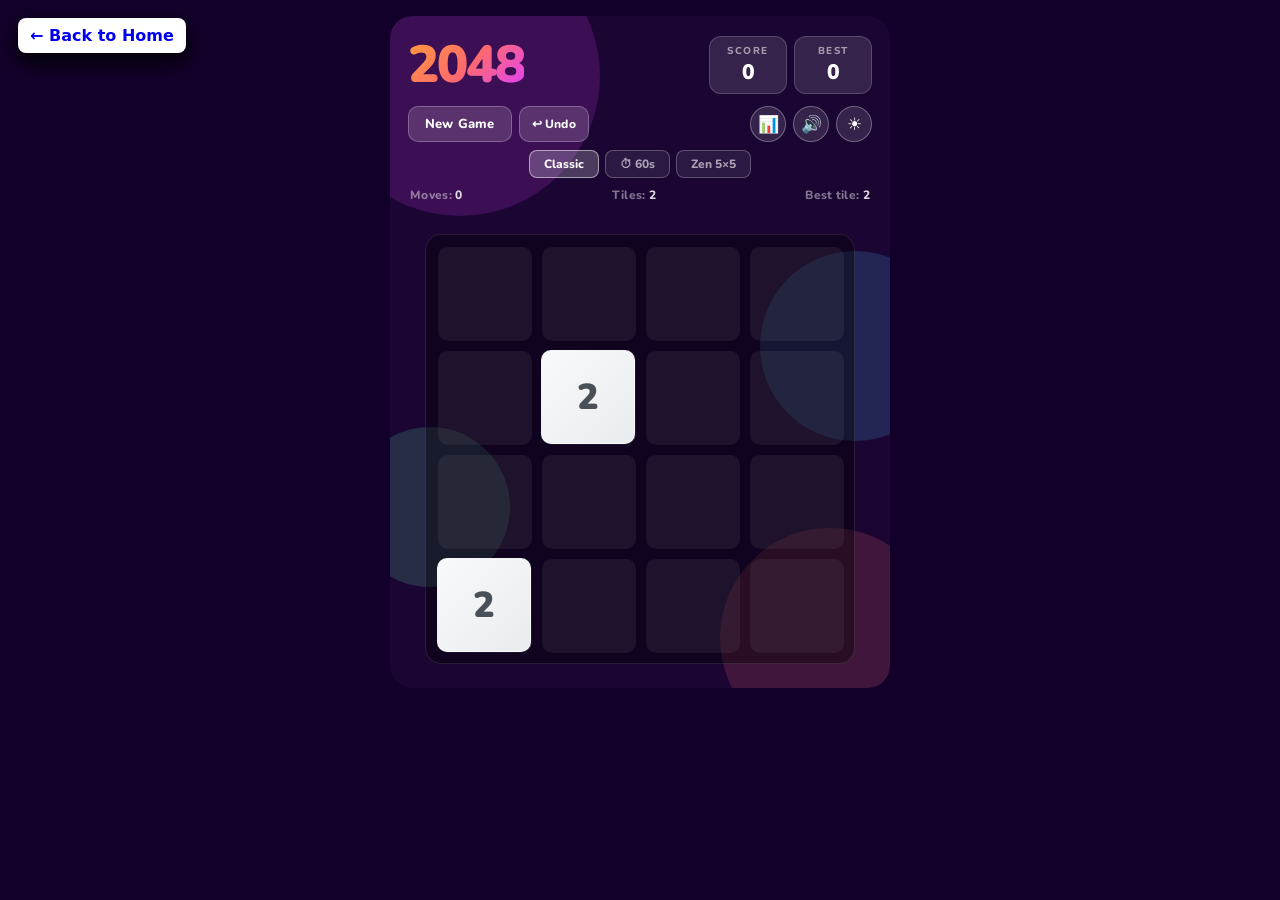
<file: public/2048_game/index.html>
<!DOCTYPE html>
<html lang="en">

<head>
  <meta charset="UTF-8" />
  <meta name="viewport" content="width=device-width, initial-scale=1.0" />
  <meta name="description" content="2048 — A beautiful, feature-rich tile puzzle game." />
  <title>2048</title>
  <link rel="preconnect" href="https://fonts.googleapis.com" />
  <link href="https://fonts.googleapis.com/css2?family=Nunito:wght@700;800;900&display=swap" rel="stylesheet" />
  <link rel="stylesheet" href="style.css" />
</head>

<body class="light">
<a href="/" class="project-back-button" style="position:fixed;left:18px;top:18px;padding:8px 12px;border-radius:8px;background:white;text-decoration:none;z-index:9999;font-weight:700;font-family:Inter, system-ui, sans-serif;box-shadow:0 8px 20px rgba(0, 0, 0);">← Back to Home</a>


  <div id="g">
    <!-- Animated background blobs -->
    <div class="blobs" aria-hidden="true">
      <div class="blob b1"></div>
      <div class="blob b2"></div>
      <div class="blob b3"></div>
      <div class="blob b4"></div>
    </div>

    <!-- Confetti canvas -->
    <canvas id="confetti-canvas" aria-hidden="true"></canvas>

    <div id="inner">

      <!-- Header: logo + scores -->
      <header class="hdr">
        <h1 class="logo" aria-label="2048">2048</h1>
        <div class="score-row" role="status" aria-live="polite" aria-label="Scores">
          <div class="sc" id="sc">
            <div class="sc-lbl">score</div>
            <div class="sc-val" id="sv">0</div>
          </div>
          <div class="sc" id="bc">
            <div class="sc-lbl">best</div>
            <div class="sc-val" id="bv">0</div>
          </div>
        </div>
      </header>

      <!-- Controls -->
      <div class="ctrl">
        <div class="btns">
          <button class="btn" id="nb" aria-label="New Game">New Game</button>
          <button class="btn sm" id="ub" aria-label="Undo last move">↩ Undo</button>
        </div>
        <div class="top-icons">
          <button class="icon-btn" id="stbtn" title="View Stats" aria-label="View Stats">📊</button>
          <button class="icon-btn" id="sdbtn" title="Toggle Sound" aria-label="Toggle Sound">🔊</button>
          <button class="icon-btn" id="tb" title="Toggle Theme" aria-label="Toggle Theme">☀</button>
        </div>
      </div>

      <!-- Mode selector -->
      <div class="mode-row" role="group" aria-label="Game mode">
  <button class="mode-btn active" data-mode="classic">Classic</button>
  <button class="mode-btn" data-mode="timed">⏱ 60s</button>
  <button class="mode-btn" data-mode="zen">Zen 5×5</button>
</div>

      <!-- Timer bar (timed mode only) -->
      <div class="timer-bar" id="tbar" aria-hidden="true">
        <div class="timer-fill" id="tfill" style="width:100%"></div>
      </div>

      <!-- Live metadata -->
      <div class="meta-row" role="status" aria-live="polite">
        <div class="meta-item">Moves: <span id="moves-val">0</span></div>
        <div class="meta-item">Tiles: <span id="tiles-val">2</span></div>
        <div class="meta-item">Best tile: <span id="btile-val">2</span></div>
      </div>

      <!-- Combo streak -->
      <div class="streak" id="streak" role="status" aria-live="polite"></div>

      
   <!-- Game board wrapper -->
<div class="wrap" id="wr">
  <div class="board" id="bd" role="grid" aria-label="Game board"></div>
  <div class="tiles-layer" id="tl" aria-hidden="true"></div>

  <!-- Game-over / win overlay -->
  <div
  id="ov"
  class="ov"
  style="display:none"
  role="dialog"
  aria-modal="true"
  aria-label="Game result">
</div>

  <!-- Achievement pop-up -->
  <div class="achievement" id="ach" role="alert">
    <div class="ach-title">Achievement Unlocked</div>
    <div id="ach-msg"></div>
  </div>

  <!-- Toast notification -->
  <div class="toast" id="toast" role="status" aria-live="polite"></div>
  <div class="hint-arrow" id="hint-arrow"></div>

  <!-- Stats modal -->
  <div class="stats-modal" id="stats-modal" role="dialog" aria-modal="true" aria-label="Your Statistics">
    <div class="stats-inner">
      <h2 class="stats-title">Your Stats</h2>

      <div class="stats-grid">
        <div class="stat-card"><div class="lbl">Best Score</div><div class="val" id="st-best">0</div></div>
        <div class="stat-card"><div class="lbl">Games Played</div><div class="val" id="st-games">0</div></div>
        <div class="stat-card"><div class="lbl">Wins</div><div class="val" id="st-wins">0</div></div>
        <div class="stat-card"><div class="lbl">Best Tile</div><div class="val" id="st-tile">2</div></div>
      </div>

      <div class="ach-list">
        <div class="ach-list-title">Achievements</div>
        <div id="ach-badges"></div>
      </div>

      <button class="btn" id="close-stats">Close</button>
    </div>
  </div>

</div><!-- /.wrap -->

    </div><!-- /#inner -->
  </div><!-- /#g -->

  <script src="script.js"></script>
</body>

</html>
</file>
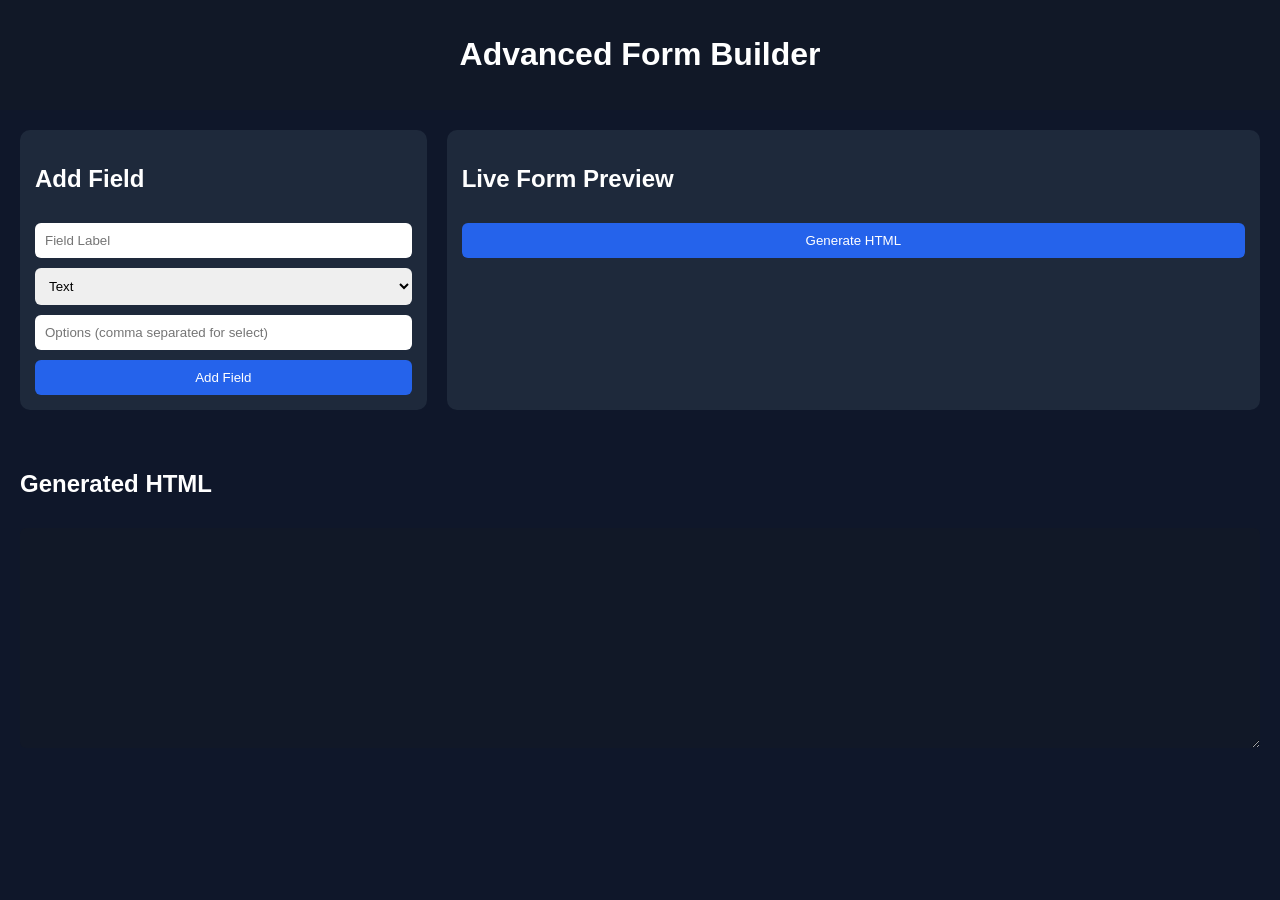
<file: public/AdvancedFormBuilder/index.html>
<!DOCTYPE html>
<html lang="en">
<head>
<meta charset="UTF-8">
<meta name="viewport" content="width=device-width, initial-scale=1.0">
<title>Advanced Form Builder</title>
<link rel="stylesheet" href="style.css">
</head>
<body>

<header>
  <h1>Advanced Form Builder</h1>
</header>

<div class="container">

  <!-- Builder Panel -->
  <div class="builder">
    <h2>Add Field</h2>

    <input type="text" id="labelInput" placeholder="Field Label">

    <select id="typeInput">
      <option value="text">Text</option>
      <option value="email">Email</option>
      <option value="number">Number</option>
      <option value="select">Select</option>
      <option value="checkbox">Checkbox</option>
    </select>

    <input type="text" id="optionsInput" placeholder="Options (comma separated for select)">

    <button id="addField">Add Field</button>
  </div>

  <!-- Live Preview -->
  <div class="preview">
    <h2>Live Form Preview</h2>
    <form id="formPreview"></form>
    <button id="generateCode">Generate HTML</button>
  </div>

</div>

<!-- Output -->
<div class="output">
  <h2>Generated HTML</h2>
  <textarea id="codeOutput" readonly></textarea>
</div>

<script src="script.js"></script>
</body>
</html>
</file>
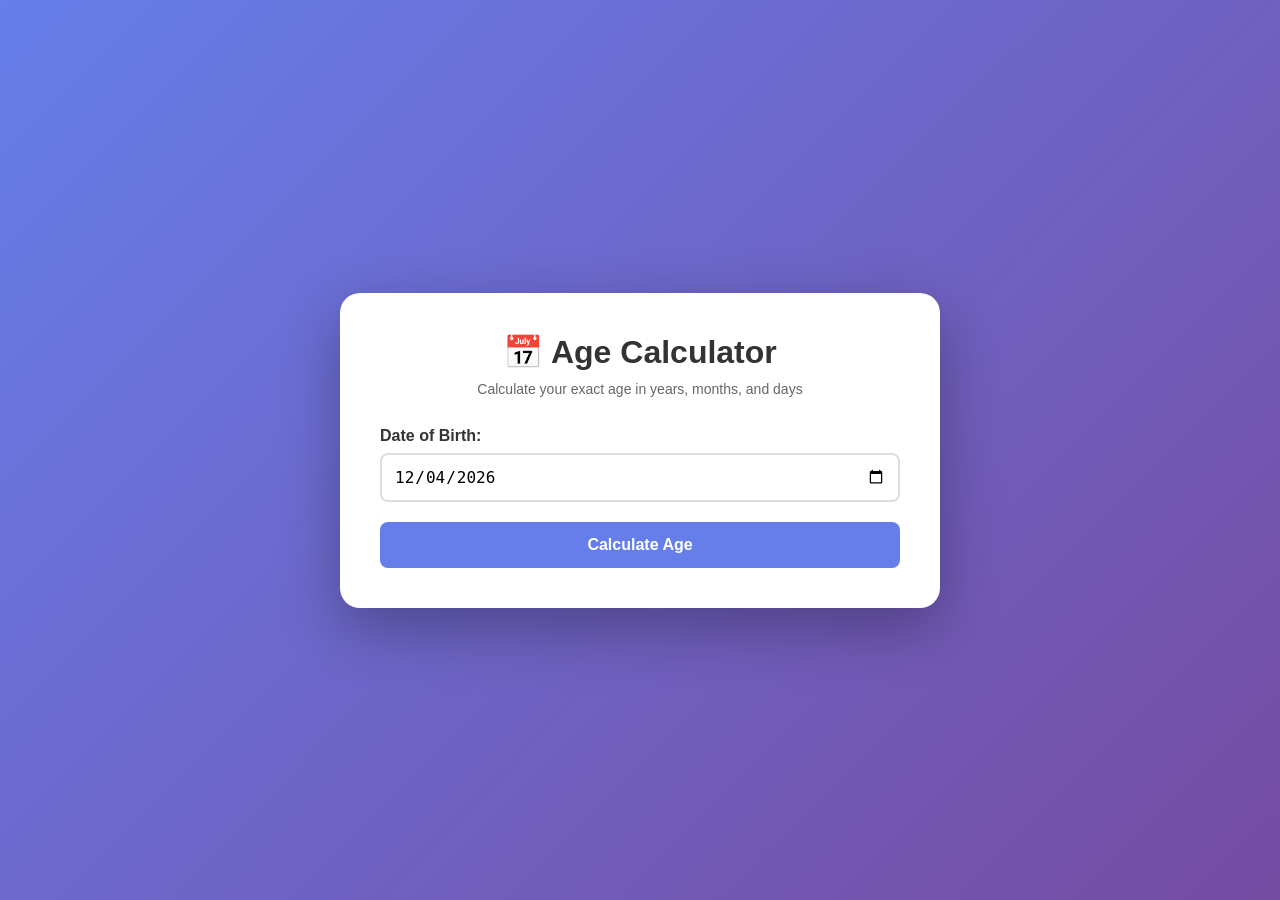
<file: public/age-calculator/index.html>
<!DOCTYPE html>
<html lang="en">
<head>
    <meta charset="UTF-8">
    <meta name="viewport" content="width=device-width, initial-scale=1.0">
    <title>Age Calculator</title>
    <link rel="stylesheet" href="style.css">
</head>
<body>
    <div class="container">
        <h1>📅 Age Calculator</h1>
        <p class="subtitle">Calculate your exact age in years, months, and days</p>

        <div class="input-group">
            <label for="dob">Date of Birth:</label>
            <input type="date" id="dob" class="date-input">
        </div>

        <button id="calculate-btn" class="calculate-btn">Calculate Age</button>

        <div class="result" id="result" style="display: none;">
            <h2>Your Age</h2>
            <div class="age-details">
                <div class="age-card">
                    <span class="age-number" id="years">0</span>
                    <span class="age-label">Years</span>
                </div>
                <div class="age-card">
                    <span class="age-number" id="months">0</span>
                    <span class="age-label">Months</span>
                </div>
                <div class="age-card">
                    <span class="age-number" id="days">0</span>
                    <span class="age-label">Days</span>
                </div>
            </div>
            
            <div class="extra-info">
                <div class="info-item">
                    <span class="info-label">Next Birthday:</span>
                    <span id="next-birthday">-</span>
                </div>
                <div class="info-item">
                    <span class="info-label">Days Until Birthday:</span>
                    <span id="days-until">-</span>
                </div>
                <div class="info-item">
                    <span class="info-label">Zodiac Sign:</span>
                    <span id="zodiac">-</span>
                </div>
                <div class="info-item">
                    <span class="info-label">Total Weeks:</span>
                    <span id="weeks">-</span>
                </div>
                <div class="info-item">
                    <span class="info-label">Total Hours:</span>
                    <span id="hours">-</span>
                </div>
                <div class="info-item">
                    <span class="info-label">Time Spent Sleeping:</span>
                    <span id="sleep-time">-</span>
                </div>
            </div>

            <div class="milestones-container">
                <h3>🏆 Metric Milestones</h3>
                <div class="extra-info" id="milestones-list">
                    <!-- Milestones injected here -->
                </div>
            </div>

            <button id="share-btn" class="share-btn">Share Your Stats</button>
        </div>
    </div>
    <script src="script.js"></script>
</body>
</html>
</file>
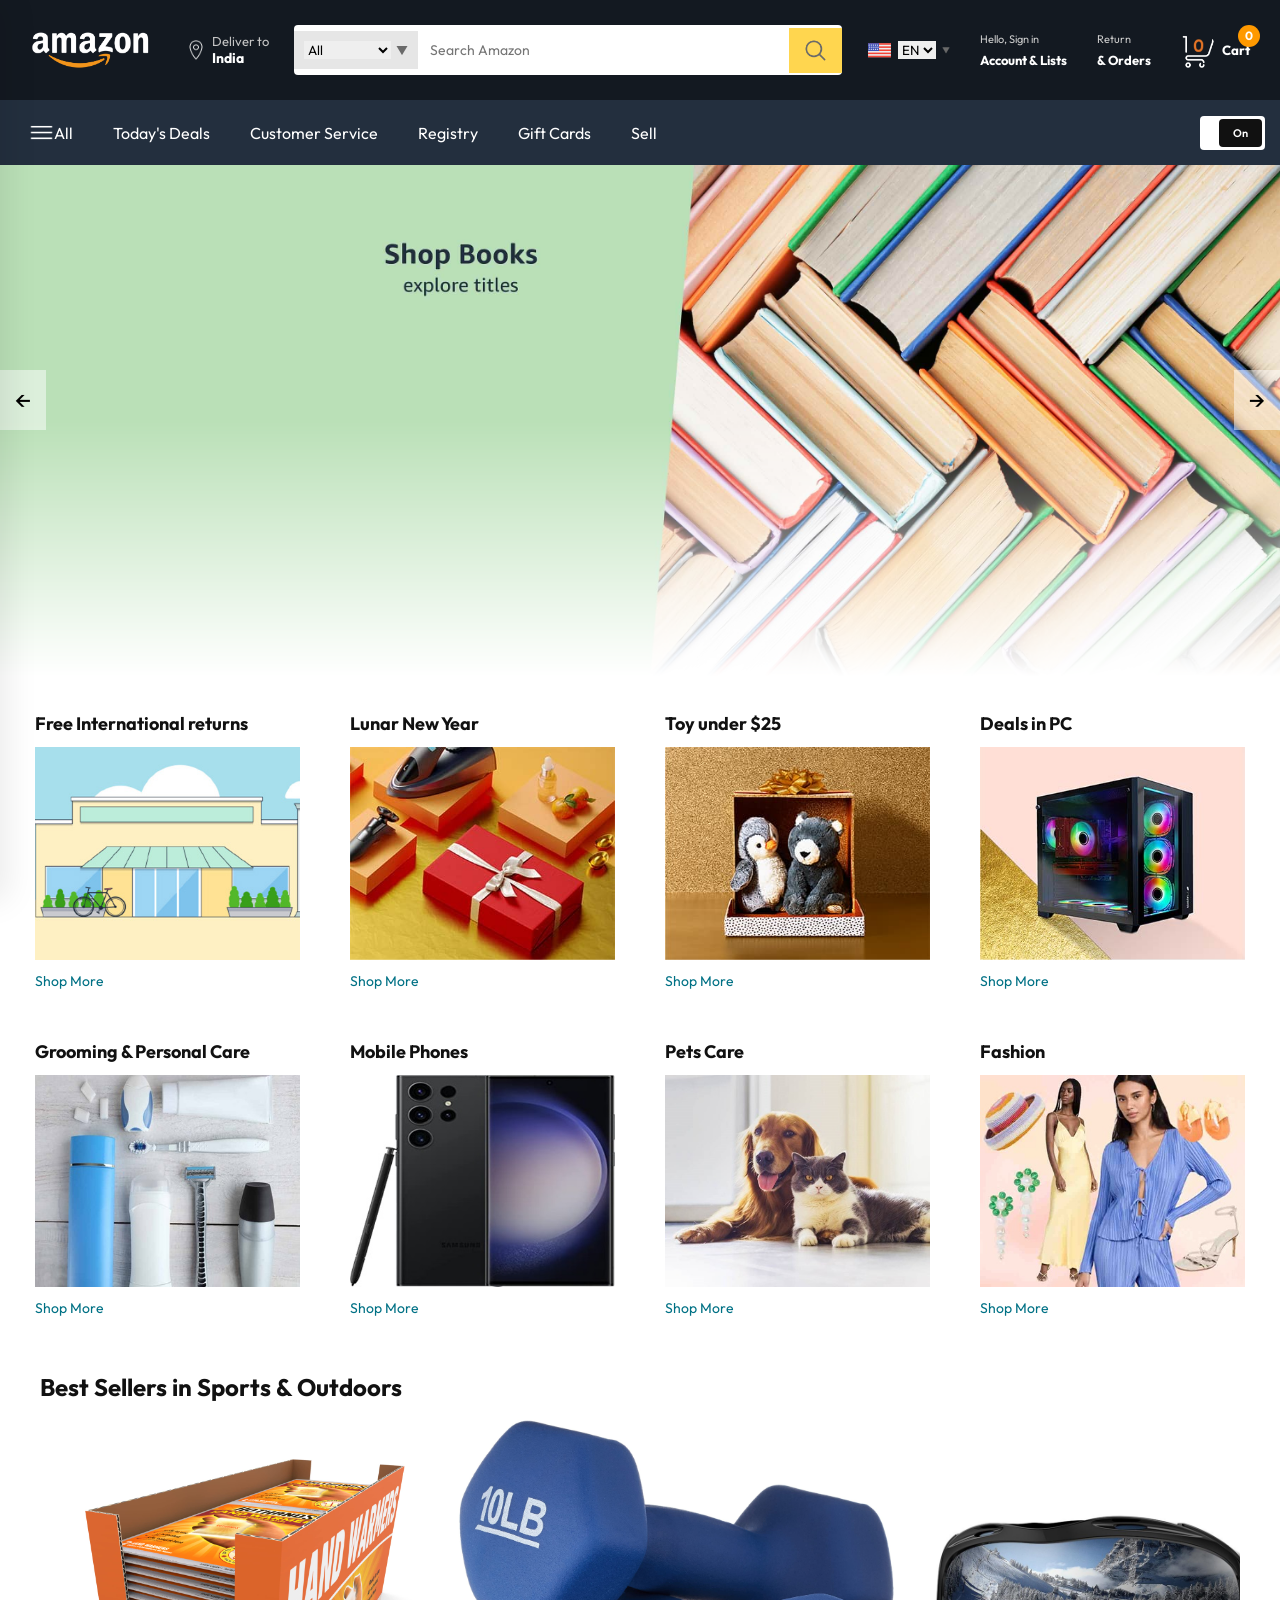
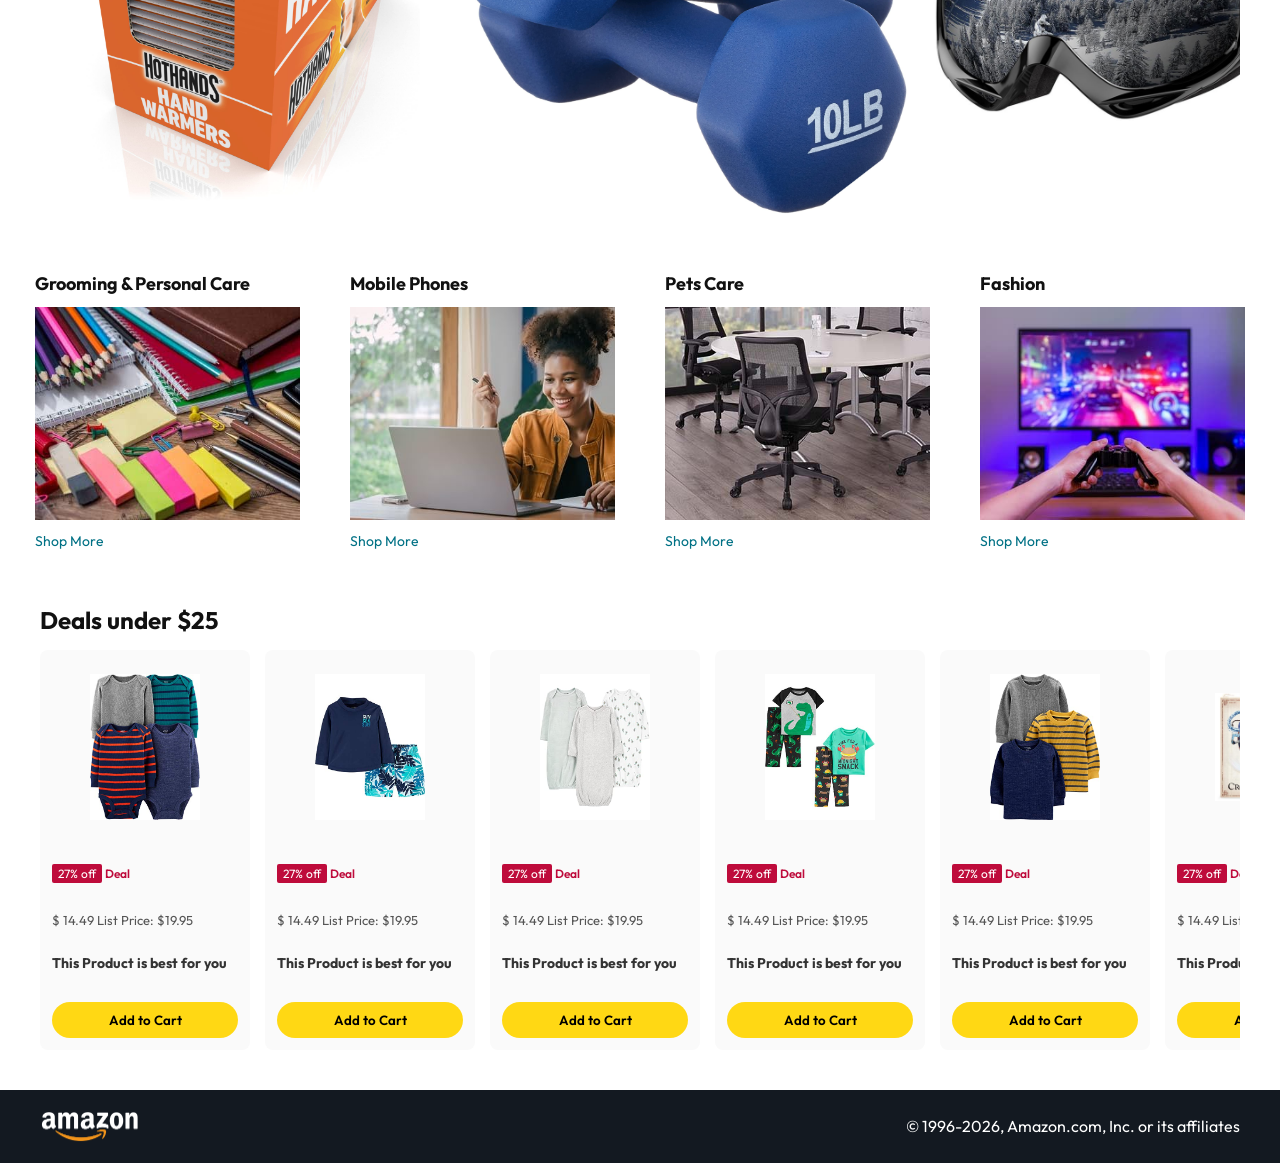
<file: public/Amazon-App/index.html>
<!DOCTYPE html>
<html lang="en">

<head>
    <meta charset="UTF-8">
    <meta name="viewport" content="width=device-width, initial-scale=1.0, viewport-fit=cover, user-scalable=yes">
    <meta name="apple-mobile-web-app-capable" content="yes">
    <meta name="apple-mobile-web-app-status-bar-style" content="black-translucent">
    <meta name="theme-color" content="#131921">
    <title>Amazon Clone by @avrojitduttaj </title>
    <link rel="stylesheet" href="style.css">
    <link rel="stylesheet" href="https://cdnjs.cloudflare.com/ajax/libs/font-awesome/6.4.0/css/all.min.css">
</head>

<body>
    <!-- sidebar.html -->
    <!-- Sidebar Overlay -->
    <div id="sidebar-overlay" class="sidebar-overlay"></div>

    <!-- Sidebar Container -->
    <aside id="sidebar" class="sidebar">
        <!-- Sidebar Navigation -->
        <nav class="sidebar-nav">
            <img src="./assets/amazon_logo.png" width="120" alt="Amazon Logo" class="sidebar-logo" style="background-color: black; height: 60px;">
           
         <div class="sidebar-search">
            <input type="search" class="nav-search-input" placeholder="Search Amazon" aria-label="Search">
            <button type="button" class="nav-search-icon" aria-label="Search Button">
                <img src="./assets/search_icon.png" alt="">
        </div>

            <button class="nav-cart" type="button" aria-label="Shopping Cart" style="background-color: black;">
                <span class="cart-count">0</span>
                <img src="./assets/cart_icon.png" width="35" alt="">
                <h4>Cart</h4>
            </button>


            <!-- Shop by Category (Accordion) -->
            <div class="sidebar-accordion accordion-open">
                <button type="button" class="accordion-header" onclick="toggleSidebarAccordion(this)">
                    <span class="header-title">
                        <span class="header-icon bag-icon"><i class="fa-solid fa-box-open"></i></span>
                        Shop by Category
                    </span>
                    <i class="fa-solid fa-chevron-up accordion-chevron"></i>
                </button>
                <div class="accordion-content">
                    <ul class="category-list">
                        <li>
                            <span class="cat-icon bg-blue"><i class="fa-solid fa-laptop"></i></span>
                            <span class="cat-text">Electronics</span>
                        </li>
                        <li>
                            <span class="cat-icon bg-pink"><i class="fa-solid fa-shirt"></i></span>
                            <span class="cat-text">Fashion</span>
                        </li>
                        <li>
                            <span class="cat-icon bg-orange"><i class="fa-solid fa-utensils"></i></span>
                            <span class="cat-text">Home & Kitchen</span>
                        </li>
                        <li>
                            <span class="cat-icon bg-green"><i class="fa-solid fa-puzzle-piece"></i></span>
                            <span class="cat-text">Toys & Games</span>
                        </li>
                        <li>
                            <span class="cat-icon bg-yellow"><i class="fa-solid fa-book"></i></span>
                            <span class="cat-text">Books</span>
                        </li>
                        <li>
                            <span class="cat-icon bg-red"><i class="fa-solid fa-spa"></i></span>
                            <span class="cat-text">Beauty & Health</span>
                        </li>
                        <li>
                            <span class="cat-icon bg-slate"><i class="fa-solid fa-car"></i></span>
                            <span class="cat-text">Automotive</span>
                        </li>
                    </ul>
                </div>
            </div>

            <!-- Deals & Offers (Simple Link) -->
            <a href="#" class="sidebar-link">
                <span class="header-icon tag-icon"><i class="fa-solid fa-tag"></i></span>
                Deals & Offers
            </a>

            <!-- My Account (Accordion) -->
            <div class="sidebar-accordion">
                <button type="button" class="accordion-header" onclick="toggleSidebarAccordion(this)">
                    <span class="header-title">
                        <span class="header-icon user-icon"><i class="fa-solid fa-user"></i></span>
                        My Account
                    </span>
                    <i class="fa-solid fa-chevron-down accordion-chevron"></i>
                </button>
                <div class="accordion-content">
                    <ul class="submenu-list">
                        <li>Profile</li>
                        <li>Orders</li>
                        <li>Wishlist</li>
                        <li>Settings</li>
                         <li onclick="signOut()">Sign Out</li>
                    </ul>
                </div>
            </div>

            <!-- Support (Accordion) -->
            <div class="sidebar-accordion">
                <button type="button" class="accordion-header" onclick="toggleSidebarAccordion(this)">
                    <span class="header-title">
                        <span class="header-icon support-icon"><i class="fa-solid fa-headset"></i></span>
                        Support
                    </span>
                    <i class="fa-solid fa-chevron-down accordion-chevron"></i>
                </button>
                <div class="accordion-content">
                    <ul class="submenu-list">
                        <li>Help Center</li>
                        <li>FAQs</li>
                    </ul>
                </div>
            </div>

        </nav>

        <!-- Theme Toggle Section -->
        <div class="sidebar-footer">
            <div class="theme-switch-container">
                <div class="theme-option light-option" id="sb-theme-light-btn">
                    <i class="fa-solid fa-sun icon-sun"></i>
                    <span>Light</span>
                </div>
                <div class="theme-option dark-option" id="sb-theme-dark-btn">
                    <span class="circle-radio"></span>
                    <span>Dark</span>
                </div>
                <div class="sb-toggle-switch" id="sb-theme-toggle">
                    <div class="sb-toggle-knob"></div>
                </div>
            </div>
        </div>
    </aside>

   <nav>
        <a href="/" class="nav-logo">
            <img src="./assets/amazon_logo.png" alt="Amazon Logo">
        </a>
        <div class="nav-country">
            <img src="./assets/location_icon.png" height="20" alt="Location">
            <div>
                <p>Deliver to</p>
                <h1>India</h1>
            </div>
        </div>

        <div class="nav-search">
            <div class="nav-search-category">
                <select name="category" id="category" aria-label="Product Category">
                    <option value="all">All</option>
                    <option value="books">Books</option>
                    <option value="electronics">Electronics</option>
                    <option value="fashion">Fashion</option>
                    <option value="home">Home</option>
                    <option value="toys">Toys</option>
                    <option value="sports">Sports</option>
                    <option value="beauty">Beauty</option>
                    <option value="grocery">Grocery</option>
                </select>
                <img src="./assets/dropdown_icon.png" height="12" alt="">
            </div>
            <input type="search" class="nav-search-input" placeholder="Search Amazon" aria-label="Search">
            <button type="button" class="nav-search-icon" aria-label="Search Button">
                <img src="./assets/search_icon.png" alt="">
            </button>
        </div>

        <div class="nav-right">
            <div class="nav-lang">
                <img src="./assets/us_flag.png" width="25" alt="Language">
                <select name="language" id="language" aria-label="Language Selection">
                    <option value="en">EN</option>
                    <option value="es">ES</option>
                    <option value="fr">FR</option>
                    <option value="de">DE</option>
                    <option value="zh">ZH</option>
                    <option value="jp">JP</option>
                    <option value="hi">HI</option>
                </select>
                <img src="./assets/dropdown_icon.png" width="8" alt="">
            </div>

            <div class="nav-text" id="user-area">
                <p id="open-signin">Hello, Sign in</p>
                <h1>Account & Lists</h1>
            </div>

            <div class="nav-text">
                <p>Return</p>
                <h1>& Orders</h1>
            </div>

            <button class="nav-cart" type="button" aria-label="Shopping Cart">
                <span class="cart-count">0</span>
                <img src="./assets/cart_icon.png" width="35" alt="">
                <h4>Cart</h4>
            </button>
        </div>
    </nav>
    <div class="nav-bottom">
            <div class="MenuSidebar">
            <img src="./assets/menu_icon.png" width="25px" alt="Menu">
            <p>All</p>
        </div>
        <a href="/" role="button">Today's Deals</a>
        <a href="/" role="button">Customer Service</a>
        <a href="/" role="button">Registry</a>
        <a href="/" role="button">Gift Cards</a>
        <a href="/" role="button">Sell</a>

        <button id="dark-mode-btn" type="button" aria-label="Dark Mode Toggle">
            <div class="toggle-switch">
                <div class="toggle-circle">
                    <span id="toggle-text">On</span>
                </div>
            </div>
        </button>
    </div>

    <div class="header-slider">
        <button type="button" class="control_prev" aria-label="Previous Image">&#8592</button>
        <button type="button" class="control_next" aria-label="Next Image">&#8594</button>
        <ul>
            <img src="./assets/header1.jpg" class="header-img" alt="Header Banner 1">
            <img src="./assets/header2.jpg" class="header-img" alt="Header Banner 2">
            <img src="./assets/header3.jpg" class="header-img" alt="Header Banner 3">
            <img src="./assets/header4.jpg" class="header-img" alt="Header Banner 4">
            <img src="./assets/header5.jpg" class="header-img" alt="Header Banner 5">
            <img src="./assets/header6.jpg" class="header-img" alt="Header Banner 6">
        </ul>
    </div>

    <div class="box-row header-box">
        <div class="box-col">
            <h3>Free International returns</h3>
            <img src="./assets/box1-1.jpg" alt="Free International returns">
            <a href="/">Shop More</a>
        </div>
        <div class="box-col">
            <h3>Lunar New Year</h3>
            <img src="./assets/box1-2.jpg" alt="Lunar New Year">
            <a href="/">Shop More</a>
        </div>
        <div class="box-col">
            <h3>Toy under $25</h3>
            <img src="./assets/box1-3.jpg" alt="Toy under $25">
            <a href="/">Shop More</a>
        </div>
        <div class="box-col">
            <h3>Deals in PC</h3>
            <img src="./assets/box1-4.jpg" alt="Deals in PC">
            <a href="/">Shop More</a>
        </div>
    </div>
    <div class="box-row header-box">
        <div class="box-col">
            <h3>Grooming & Personal Care</h3>
            <img src="./assets/box2-1.jpg" alt="Grooming & Personal Care">
            <a href="/">Shop More</a>
        </div>
        <div class="box-col">
            <h3>Mobile Phones</h3>
            <img src="./assets/box2-2.jpg" alt="Mobile Phones">
            <a href="/">Shop More</a>
        </div>
        <div class="box-col">
            <h3>Pets Care</h3>
            <img src="./assets/box2-3.jpg" alt="Pets Care">
            <a href="/">Shop More</a>
        </div>
        <div class="box-col">
            <h3>Fashion</h3>
            <img src="./assets/box2-4.jpg" alt="Fashion">
            <a href="/">Shop More</a>
        </div>
    </div>

    <div class="products-slider">
        <h2>Best Sellers in Sports & Outdoors</h2>
        <div class="products">
            <img src="./assets/product1-1.jpg" alt="">
            <img src="./assets/product1-2.jpg" alt="">
            <img src="./assets/product1-3.jpg" alt="">
            <img src="./assets/product1-4.jpg" alt="">
            <img src="./assets/product1-5.jpg" alt="">
            <img src="./assets/product1-6.jpg" alt="">
            <img src="./assets/product1-7.jpg" alt="">
            <img src="./assets/product1-8.jpg" alt="">
            <img src="./assets/product1-9.jpg" alt="">
            <img src="./assets/product1-10.jpg" alt="">

        </div>
    </div>

    <div class="box-row header-box">
        <div class="box-col">
            <h3>Grooming & Personal Care</h3>
            <img src="./assets/box3-1.jpg" alt="">
            <a href="/">Shop More</a>
        </div>
        <div class="box-col">
            <h3>Mobile Phones</h3>
            <img src="./assets/box3-2.jpg" alt="">
            <a href="/">Shop More</a>
        </div>
        <div class="box-col">
            <h3>Pets Care</h3>
            <img src="./assets/box3-3.jpg" alt="">
            <a href="/">Shop More</a>
        </div>
        <div class="box-col">
            <h3>Fashion</h3>
            <img src="./assets/box3-4.jpg" alt="">
            <a href="/">Shop More</a>
        </div>
    </div>

    <div class="products-slider-with-price">
        <h2>Deals under $25</h2>
        <div class="products">
            <div class="product-card">
                <div class="product-img-container">
                    <img src="./assets/product2-1.jpg" alt="Product 1">
                </div>
                <div class="product-offer">
                    <p>27% off</p>
                    <span>Deal</span>
                </div>
                <p class="product-price">$ <span>14.49</span> List Price: $19.95</p>
                <h4>This Product is best for you</h4>
            </div>
            <div class="product-card">
                <div class="product-img-container">
                    <img src="./assets/product2-2.jpg" alt="Product 2">
                </div>
                <div class="product-offer">
                    <p>27% off</p>
                    <span>Deal</span>
                </div>
                <p class="product-price">$ <span>14.49</span> List Price: $19.95</p>
                <h4>This Product is best for you</h4>
            </div>

            <div class="product-card">
                <div class="product-img-container">
                    <img src="./assets/product2-3.jpg" alt="Product 3">
                </div>
                <div class="product-offer">
                    <p>27% off</p>
                    <span>Deal</span>
                </div>
                <p class="product-price">$ <span>14.49</span> List Price: $19.95</p>
                <h4>This Product is best for you</h4>
            </div>

            <div class="product-card">
                <div class="product-img-container">
                    <img src="./assets/product2-4.jpg" alt="Product 4">
                </div>
                <div class="product-offer">
                    <p>27% off</p>
                    <span>Deal</span>
                </div>
                <p class="product-price">$ <span>14.49</span> List Price: $19.95</p>
                <h4>This Product is best for you</h4>
            </div>

            <div class="product-card">
                <div class="product-img-container">
                    <img src="./assets/product2-5.jpg" alt="Product 5">
                </div>
                <div class="product-offer">
                    <p>27% off</p>
                    <span>Deal</span>
                </div>
                <p class="product-price">$ <span>14.49</span> List Price: $19.95</p>
                <h4>This Product is best for you</h4>
            </div>

            <div class="product-card">
                <div class="product-img-container">
                    <img src="./assets/product2-6.jpg" alt="Product 6">
                </div>
                <div class="product-offer">
                    <p>27% off</p>
                    <span>Deal</span>
                </div>
                <p class="product-price">$ <span>14.49</span> List Price: $19.95</p>
                <h4>This Product is best for you</h4>
            </div>

            <div class="product-card">
                <div class="product-img-container">
                    <img src="./assets/product2-7.jpg" alt="Product 7">
                </div>
                <div class="product-offer">
                    <p>27% off</p>
                    <span>Deal</span>
                </div>
                <p class="product-price">$ <span>14.49</span> List Price: $19.95</p>
                <h4>This Product is best for you</h4>
            </div>

            <div class="product-card">
                <div class="product-img-container">
                    <img src="./assets/product2-8.jpg" alt="Product 8">
                </div>
                <div class="product-offer">
                    <p>27% off</p>
                    <span>Deal</span>
                </div>
                <p class="product-price">$ <span>14.49</span> List Price: $19.95</p>
                <h4>This Product is best for you</h4>
            </div>

            <div class="product-card">
                <div class="product-img-container">
                    <img src="./assets/product2-9.jpg" alt="Product 9">
                </div>
                <div class="product-offer">
                    <p>27% off</p>
                    <span>Deal</span>
                </div>
                <p class="product-price">$ <span>14.49</span> List Price: $19.95</p>
                <h4>This Product is best for you</h4>
            </div>

            <div class="product-card">
                <div class="product-img-container">
                    <img src="./assets/product2-10.jpg" alt="Product 10">
                </div>
                <div class="product-offer">
                    <p>27% off</p>
                    <span>Deal</span>
                </div>
                <p class="product-price">$ <span>14.49</span> List Price: $19.95</p>
                <h4>This Product is best for you</h4>
            </div>

            <div class="product-card">
                <div class="product-img-container">
                    <img src="./assets/product2-11.jpg" alt="">
                </div>
                <div class="product-offer">
                    <p>27% off</p>
                    <span>Deal</span>
                </div>
                <p class="product-price">$ <span>14.49</span> List Price: $19.95</p>
                <h4>This Product is best for you</h4>
            </div>

            <div class="product-card">
                <div class="product-img-container">
                    <img src="./assets/product2-12.jpg" alt="">
                </div>
                <div class="product-offer">
                    <p>27% off</p>
                    <span>Deal</span>
                </div>
                <p class="product-price">$ <span>14.49</span> List Price: $19.95</p>
                <h4>This Product is best for you</h4>
            </div>
        </div>
    </div>

    
    <footer>
        <img src="./assets/amazon_logo.png" width="100px" alt="">
        <p>© 1996-2026, Amazon.com, Inc. or its affiliates</p>
    </footer>
    <script src="script.js"></script>

    <!-- SIGN IN MODAL -->

    <div class="auth-modal" id="signin-modal">

        <div class="auth-box">

            <span class="close-btn" role="button" aria-label="Close">&times;</span>

            <img src="./assets/amazon_logo.png" width="120" alt="Amazon Logo">

            <h2>Sign In</h2>

            <input type="email" id="signin-email" placeholder="Email" autocomplete="email" inputmode="email" required>

            <input type="password" id="signin-password" placeholder="Password" autocomplete="current-password" required>

            <button id="signin-btn" type="button">
                Continue
            </button>

            <p>
                New to Amazon?
                <span id="show-signup" role="button">
                    Create account
                </span>
            </p>

        </div>

    </div>


    <!-- SIGN UP MODAL -->

    <div class="auth-modal" id="signup-modal">

        <div class="auth-box">

            <span class="close-btn signup-close" role="button" aria-label="Close">
                &times;
            </span>

            <img src="./assets/amazon_logo.png" width="120" alt="Amazon Logo">

            <h2>Create Account</h2>

            <input type="text" id="signup-name" placeholder="Your Name" autocomplete="name" inputmode="text" required>

            <input type="email" id="signup-email" placeholder="Email" autocomplete="email" inputmode="email" required>

            <input type="password" id="signup-password" placeholder="Password" autocomplete="new-password" required>

            <button id="signup-btn" type="button">
                Create Account
            </button>

        </div>

    </div>
</body>
</html>
</file>
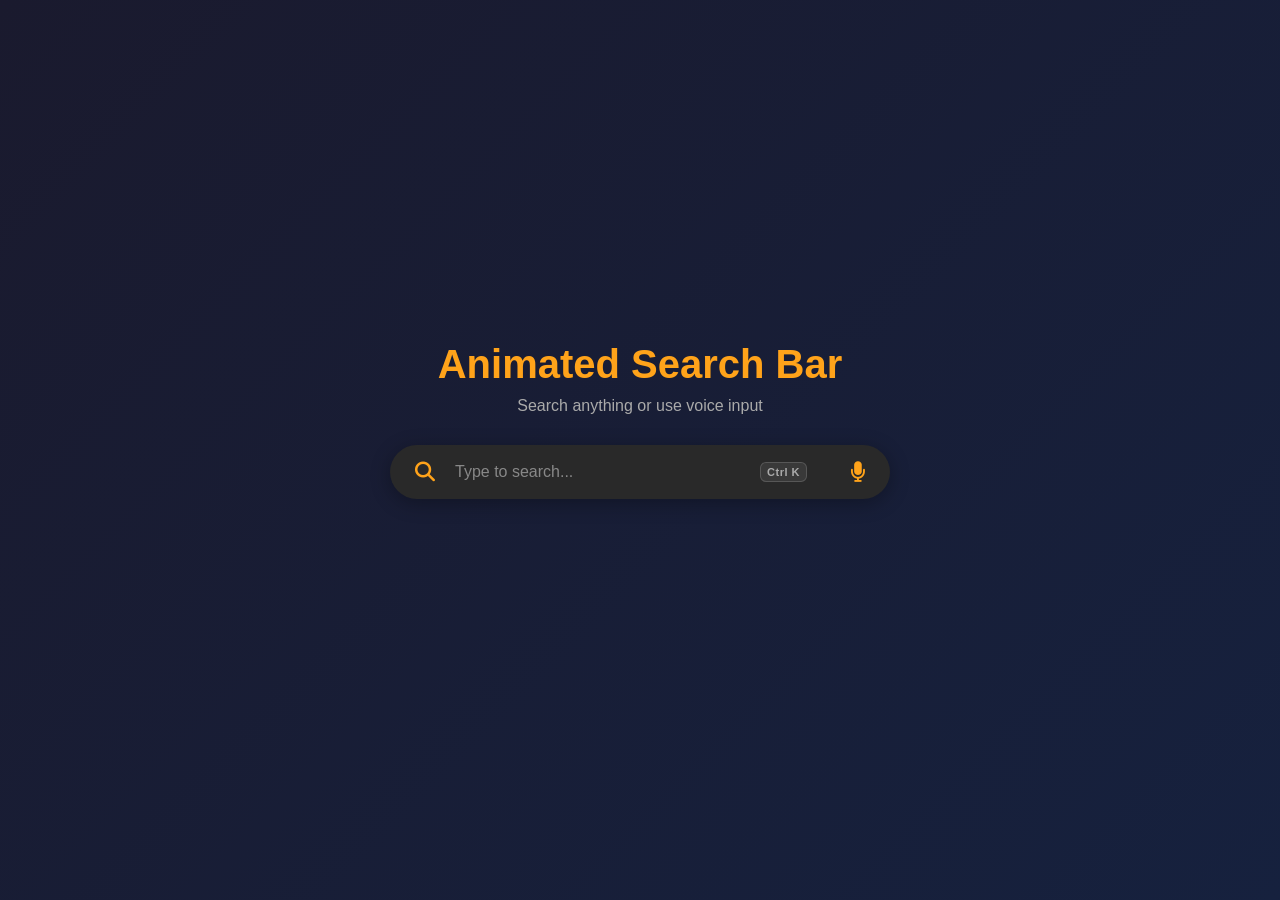
<file: public/Animated Searchbar/index.html>
<!DOCTYPE html>
<html lang="en">
<head>
  <meta charset="UTF-8">
  <meta name="viewport" content="width=device-width, initial-scale=1.0">
  <title>Animated Search Bar</title>
  <link rel="icon" type="image/svg+xml" href="favicon.svg">
  <link rel="stylesheet" href="https://cdnjs.cloudflare.com/ajax/libs/font-awesome/6.5.1/css/all.min.css">
  <link rel="stylesheet" href="style.css">
</head>
<body>

  <h1>Animated Search Bar</h1>
  <p class="subtitle">Search anything or use voice input</p>

  <div class="search-wrapper">
    <div class="container">
      <i class="fa-solid fa-magnifying-glass magnifier" aria-label="Search" role="button" tabindex="0"></i>
      <input 
        type="text" 
        class="input" 
        placeholder="Type to search..." 
        aria-label="Search input"
        autocomplete="off"
      />
      <kbd class="shortcut-badge">Ctrl K</kbd>
      <i class="fa-solid fa-xmark clear-icon" aria-label="Clear search" role="button" tabindex="0"></i>
      <i class="fa-solid fa-microphone mic-icon" aria-label="Voice search" role="button" tabindex="0"></i>
      <div class="loading-spinner"></div>
    </div>

    <div class="suggestions-box" id="suggestions"></div>
  </div>

  <div id="result" class="result-box"></div>

  <script src="app.js"></script>
</body>
</html>
</file>
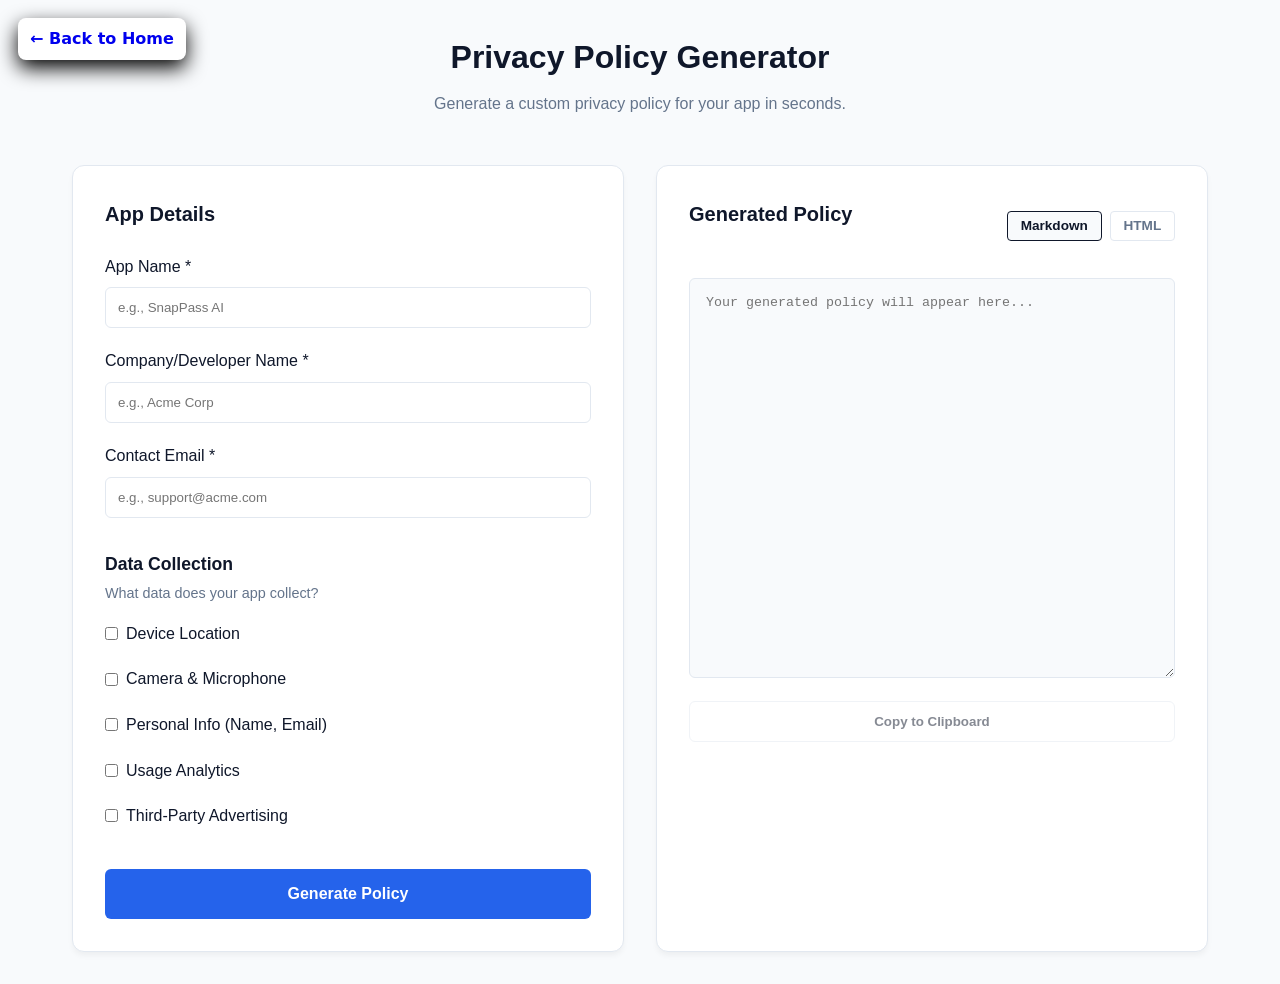
<file: public/AppPrivacyPolicyGenerator/index.html>
<!DOCTYPE html>
<html lang="en">

<head>
    <meta charset="UTF-8">
    <meta name="viewport" content="width=device-width, initial-scale=1.0">
    <title>App Privacy Policy Generator</title>
    <link rel="stylesheet" href="style.css">
</head>

<body>
<a href="/" class="project-back-button" style="position:fixed;left:18px;top:18px;padding:8px 12px;border-radius:8px;background:white;text-decoration:none;z-index:9999;font-weight:700;font-family:Inter, system-ui, sans-serif;box-shadow:0 8px 20px rgba(0, 0, 0);">← Back to Home</a>

    <div class="container">
        <header>
            <h1>Privacy Policy Generator</h1>
            <p>Generate a custom privacy policy for your app in seconds.</p>
        </header>

        <main class="grid">
            <section class="card input-section">
                <h2>App Details</h2>
                <form id="policyForm">
                    <div class="form-group">
                        <label for="appName">App Name *</label>
                        <input type="text" id="appName" required placeholder="e.g., SnapPass AI">
                    </div>

                    <div class="form-group">
                        <label for="companyName">Company/Developer Name *</label>
                        <input type="text" id="companyName" required placeholder="e.g., Acme Corp">
                    </div>

                    <div class="form-group">
                        <label for="contactEmail">Contact Email *</label>
                        <input type="email" id="contactEmail" required placeholder="e.g., support@acme.com">
                    </div>

                    <h3 class="subsection-title">Data Collection</h3>
                    <p class="subtitle">What data does your app collect?</p>

                    <div class="checkbox-group">
                        <label><input type="checkbox" id="dataLocation" value="Location"> Device Location</label>
                        <label><input type="checkbox" id="dataCamera" value="Camera"> Camera & Microphone</label>
                        <label><input type="checkbox" id="dataPersonal" value="Personal Info"> Personal Info (Name,
                            Email)</label>
                        <label><input type="checkbox" id="dataAnalytics" value="Analytics"> Usage Analytics</label>
                        <label><input type="checkbox" id="dataAds" value="Ads"> Third-Party Advertising</label>
                    </div>

                    <button type="submit" class="btn-primary">Generate Policy</button>
                </form>
            </section>

            <section class="card output-section">
                <div class="output-header">
                    <h2>Generated Policy</h2>
                    <div class="tabs">
                        <button class="tab-btn active" data-tab="markdown">Markdown</button>
                        <button class="tab-btn" data-tab="html">HTML</button>
                    </div>
                </div>

                <div class="output-container">
                    <textarea id="outputText" readonly
                        placeholder="Your generated policy will appear here..."></textarea>
                </div>

                <button id="copyBtn" class="btn-secondary" disabled>Copy to Clipboard</button>
            </section>
        </main>
    </div>

    <script src="script.js"></script>
</body>

</html>
</file>
<file: public/2048_game/style.css>
/* =============================================
   2048 — style.css
   Author: GSSoC Contribution
   ============================================= */

:root {
  --tile-size: 94px;
  --tile-gap: 10px;
  --board-pad: 12px;
}

/* ---------- Reset ---------- */
*,
*::before,
*::after {
  box-sizing: border-box;
  margin: 0;
  padding: 0;
}

/* ---------- Root variables ---------- */
:root {
  --tile-size: 94px;
  --tile-gap: 10px;
  --board-pad: 12px;
  --radius-tile: 10px;
  --radius-card: 12px;
  --radius-board: 16px;
  --anim-tile: 0.11s ease;
  --font: 'Nunito', sans-serif;
}

/* ---------- Body / App wrapper ---------- */
body {
  font-family: var(--font);
  min-height: 100vh;
  display: flex;
  align-items: flex-start;
  justify-content: center;
  padding: 16px 8px 32px;
  transition: background 0.4s;
}

body.light {
  background: #12002a;
}
body.dark {
  background: #060e1a;
}

#g {
  font-family: var(--font);
  padding: 20px 18px 24px;
  max-width: 500px;
  width: 100%;
  border-radius: 22px;
  position: relative;
  overflow: hidden;
  transition: background 0.4s;
}

body.light #g {
  background: #1a0533;
}
body.dark #g {
  background: #0a1628;
}

/* ---------- Animated background blobs ---------- */
.blobs {
  position: absolute;
  inset: 0;
  pointer-events: none;
  z-index: 0;
  border-radius: 22px;
  overflow: hidden;
}

.blob {
  position: absolute;
  border-radius: 50%;
  opacity: 0.17;
  animation: drift 9s ease-in-out infinite alternate;
}

@keyframes drift {
  0% {
    transform: translate(0, 0) scale(1);
  }
  100% {
    transform: translate(20px, 14px) scale(1.09);
  }
}

/* Light theme blobs */
body.light .b1 {
  width: 280px;
  height: 280px;
  background: #e040fb;
  top: -80px;
  left: -70px;
  animation-delay: 0s;
}
body.light .b2 {
  width: 220px;
  height: 220px;
  background: #ff6b6b;
  bottom: -60px;
  right: -50px;
  animation-delay: -3s;
}
body.light .b3 {
  width: 190px;
  height: 190px;
  background: #4fc3f7;
  top: 35%;
  right: -60px;
  animation-delay: -5s;
}
body.light .b4 {
  width: 160px;
  height: 160px;
  background: #69f0ae;
  bottom: 15%;
  left: -40px;
  animation-delay: -2s;
}

/* Dark theme blobs */
body.dark .b1 {
  width: 280px;
  height: 280px;
  background: #00bcd4;
  top: -80px;
  left: -70px;
  animation-delay: 0s;
}
body.dark .b2 {
  width: 220px;
  height: 220px;
  background: #7c4dff;
  bottom: -60px;
  right: -50px;
  animation-delay: -3s;
}
body.dark .b3 {
  width: 190px;
  height: 190px;
  background: #00e676;
  top: 35%;
  right: -60px;
  animation-delay: -5s;
}
body.dark .b4 {
  width: 160px;
  height: 160px;
  background: #ff6e40;
  bottom: 15%;
  left: -40px;
  animation-delay: -2s;
}

/* ---------- Confetti canvas ---------- */
#confetti-canvas {
  position: absolute;
  inset: 0;
  pointer-events: none;
  z-index: 40;
  border-radius: var(--radius-board);
  width: 100%;
  height: 100%;
}

/* ---------- Inner content ---------- */
#inner {
  position: relative;
  z-index: 1;
}

/* ---------- Header ---------- */
.hdr {
  display: flex;
  justify-content: space-between;
  align-items: center;
  margin-bottom: 12px;
}

.logo {
  font-size: 52px;
  font-weight: 900;
  line-height: 1;
  letter-spacing: -2px;
  background: linear-gradient(135deg, #ff9a3c, #ff6b6b, #e040fb);
  -webkit-background-clip: text;
  -webkit-text-fill-color: transparent;
  background-clip: text;
  user-select: none;
}

body.dark .logo {
  background: linear-gradient(135deg, #00e5ff, #69f0ae, #b388ff);
  -webkit-background-clip: text;
  background-clip: text;
}

/* ---------- Score boxes ---------- */
.score-row {
  display: flex;
  gap: 7px;
}

.sc {
  border-radius: var(--radius-card);
  padding: 7px 14px;
  text-align: center;
  min-width: 78px;
  background: rgba(255, 255, 255, 0.12);
  border: 1px solid rgba(255, 255, 255, 0.18);
  transition: background 0.35s;
}

.sc-lbl {
  font-size: 10px;
  font-weight: 800;
  color: rgba(255, 255, 255, 0.55);
  letter-spacing: 1.5px;
  text-transform: uppercase;
}

.sc-val {
  font-size: 21px;
  font-weight: 900;
  color: #fff;
}

.sc-val.bump {
  animation: sbump 0.2s ease;
}

@keyframes sbump {
  50% {
    transform: scale(1.28);
  }
}

.gold-flash {
  background: linear-gradient(135deg, #f9a825, #ff6f00) !important;
  border-color: transparent !important;
}

/* ---------- Controls ---------- */
.ctrl {
  display: flex;
  justify-content: space-between;
  align-items: center;
  margin-bottom: 8px;
}

.btns {
  display: flex;
  gap: 7px;
}

.btn {
  font-family: var(--font);
  font-weight: 800;
  font-size: 13px;
  border: 1px solid rgba(255, 255, 255, 0.25);
  border-radius: 10px;
  padding: 8px 16px;
  cursor: pointer;
  color: #fff;
  background: rgba(255, 255, 255, 0.15);
  letter-spacing: 0.2px;
  transition:
    transform 0.12s,
    background 0.15s;
}

.btn:hover {
  background: rgba(255, 255, 255, 0.25);
}
.btn:active {
  transform: scale(0.93);
}
.btn.sm {
  padding: 6px 12px;
  font-size: 12px;
}

.top-icons {
  display: flex;
  gap: 7px;
}

.icon-btn {
  background: rgba(255, 255, 255, 0.12);
  border: 1.5px solid rgba(255, 255, 255, 0.3);
  border-radius: 50%;
  width: 36px;
  height: 36px;
  font-size: 17px;
  cursor: pointer;
  display: flex;
  align-items: center;
  justify-content: center;
  transition: transform 0.2s;
  color: #fff;
}

.icon-btn:hover {
  transform: rotate(30deg) scale(1.1);
}

/* ---------- Mode buttons ---------- */
.mode-row {
  display: flex;
  gap: 6px;
  margin-bottom: 9px;
  justify-content: center;
}

.mode-btn {
  font-family: var(--font);
  font-size: 12px;
  font-weight: 800;
  border: 1.5px solid rgba(255, 255, 255, 0.25);
  background: rgba(255, 255, 255, 0.08);
  color: rgba(255, 255, 255, 0.6);
  border-radius: 8px;
  padding: 5px 14px;
  cursor: pointer;
  transition: all 0.2s;
}

.mode-btn.active {
  background: rgba(255, 255, 255, 0.22);
  color: #fff;
  border-color: rgba(255, 255, 255, 0.5);
}

/* ---------- Timer bar ---------- */
.timer-bar {
  height: 4px;
  background: rgba(255, 255, 255, 0.15);
  border-radius: 2px;
  margin-bottom: 9px;
  overflow: hidden;
  display: none;
}

.timer-fill {
  height: 100%;
  border-radius: 2px;
  background: linear-gradient(90deg, #69f0ae, #00bcd4);
  transition:
    width 0.1s linear,
    background 0.4s;
}

.timer-fill.danger {
  background: linear-gradient(90deg, #ff6b6b, #f44336);
}

/* ---------- Meta row ---------- */
.meta-row {
  display: flex;
  justify-content: space-between;
  align-items: center;
  margin-bottom: 7px;
  padding: 0 2px;
}

.meta-item {
  font-size: 12px;
  font-weight: 800;
  color: rgba(255, 255, 255, 0.45);
  letter-spacing: 0.3px;
}

.meta-item span {
  color: rgba(255, 255, 255, 0.85);
}

/* ---------- Combo streak ---------- */
.streak {
  text-align: center;
  font-size: 13px;
  font-weight: 900;
  color: #ffd54f;
  letter-spacing: 0.5px;
  min-height: 17px;
  margin-bottom: 7px;
  opacity: 0;
  transition: opacity 0.3s;
  text-shadow: 0 0 14px rgba(255, 213, 79, 0.9);
}

.streak.show {
  opacity: 1;
}

/* ---------- Board ---------- */
.wrap {
  position: relative;
  width: fit-content;
  margin: 0 auto;
  overflow: visible;
}

.board {
  display: grid;
  grid-template-columns: repeat(4, var(--tile-size));
  grid-template-rows: repeat(4, var(--tile-size));
  gap: var(--tile-gap);
  padding: var(--board-pad);
  border-radius: var(--radius-board);
  transition: background 0.3s;
  position: relative;
  width: fit-content;
  height: fit-content;
}

body.light .board {
  background: rgba(0, 0, 0, 0.38);
  border: 1px solid rgba(255, 255, 255, 0.1);
}

body.dark .board {
  background: rgba(0, 0, 0, 0.5);
  border: 1px solid rgba(255, 255, 255, 0.08);
}

.cell {
  width: var(--tile-size);
  height: var(--tile-size);
  border-radius: var(--radius-tile);
}

body.light .cell {
  background: rgba(255, 255, 255, 0.06);
}
body.dark .cell {
  background: rgba(255, 255, 255, 0.04);
}

/* ---------- Tiles layer ---------- */
.tiles-layer {
  position: absolute;
  inset: 0;
  pointer-events: none;
  z-index: 5;
}

.tile {
  position: absolute;
  border-radius: var(--radius-tile);
  display: flex;
  align-items: center;
  justify-content: center;
  font-family: var(--font);
  font-weight: 900;
  border: 1.5px solid rgba(255, 255, 255, 0.22);
  transition:
    top var(--anim-tile),
    left var(--anim-tile);
  user-select: none;
}

.tile.new {
  animation: tpop 0.2s cubic-bezier(0.34, 1.56, 0.64, 1);
}
.tile.merged {
  animation: tmerge 0.22s cubic-bezier(0.34, 1.56, 0.64, 1);
}

@keyframes tpop {
  0% {
    transform: scale(0) rotate(-8deg);
    opacity: 0;
  }
  65% {
    transform: scale(1.12);
  }
  100% {
    transform: scale(1);
    opacity: 1;
  }
}

@keyframes tmerge {
  45% {
    transform: scale(1.22);
  }
  100% {
    transform: scale(1);
  }
}

/* ---------- Tile colours ---------- */
.tile[data-val='2'] {
  background: linear-gradient(135deg, #f8f9fa, #e9ecef);
  color: #495057;
  font-size: 36px;
}
.tile[data-val='4'] {
  background: linear-gradient(135deg, #fff3e0, #ffe0b2);
  color: #e65100;
  font-size: 36px;
}
.tile[data-val='8'] {
  background: linear-gradient(135deg, #ff9800, #f44336);
  color: #fff;
  font-size: 36px;
}
.tile[data-val='16'] {
  background: linear-gradient(135deg, #f44336, #e91e63);
  color: #fff;
  font-size: 36px;
}
.tile[data-val='32'] {
  background: linear-gradient(135deg, #e91e63, #9c27b0);
  color: #fff;
  font-size: 36px;
}
.tile[data-val='64'] {
  background: linear-gradient(135deg, #9c27b0, #673ab7);
  color: #fff;
  font-size: 36px;
}
.tile[data-val='128'] {
  background: linear-gradient(135deg, #3f51b5, #2196f3);
  color: #fff;
  font-size: 28px;
}
.tile[data-val='256'] {
  background: linear-gradient(135deg, #2196f3, #00bcd4);
  color: #fff;
  font-size: 28px;
}
.tile[data-val='512'] {
  background: linear-gradient(135deg, #00bcd4, #4caf50);
  color: #fff;
  font-size: 28px;
}
.tile[data-val='1024'] {
  background: linear-gradient(135deg, #4caf50, #cddc39);
  color: #fff;
  font-size: 22px;
}
.tile[data-val='2048'] {
  background: linear-gradient(135deg, #ffd700, #ff9800, #ff5722);
  color: #fff;
  font-size: 22px;
}
.tile[data-val='big'] {
  background: linear-gradient(135deg, #212121, #424242);
  color: #fff;
  font-size: 16px;
}

/* ---------- Merge particles ---------- */
.particle {
  position: absolute;
  pointer-events: none;
  width: 7px;
  height: 7px;
  border-radius: 50%;
  animation: particle-fly 0.6s ease forwards;
  z-index: 25;
}

@keyframes particle-fly {
  0% {
    opacity: 1;
    transform: translate(0, 0) scale(1);
  }
  100% {
    opacity: 0;
    transform: translate(var(--px), var(--py)) scale(0);
  }
}

/* ---------- Score float ---------- */
.score-float {
  position: absolute;
  font-family: var(--font);
  font-weight: 900;
  font-size: 15px;
  color: #fff;
  pointer-events: none;
  animation: floatup 0.65s ease forwards;
  z-index: 20;
  text-shadow: 0 0 10px rgba(255, 255, 255, 0.9);
}

@keyframes floatup {
  0% {
    opacity: 1;
    transform: translateY(0);
  }
  100% {
    opacity: 0;
    transform: translateY(-52px);
  }
}

/* ---------- Game over / win overlay ---------- */
.ov {
  position: absolute;
  inset: 0;
  border-radius: var(--radius-board);
  display: flex;
  flex-direction: column;
  align-items: center;
  justify-content: center;
  gap: 11px;

  z-index: 9999; /* FIX */
  animation: fdin 0.35s ease;

  backdrop-filter: blur(6px);
}

body.light .ov {
  background: rgba(10, 0, 30, 0.85);
}
body.dark .ov {
  background: rgba(0, 10, 25, 0.88);
}

@keyframes fdin {
  from {
    opacity: 0;
  }
  to {
    opacity: 1;
  }
}

.ov-title {
  font-size: 36px;
  font-weight: 900;
  letter-spacing: -1px;
}

.ov-title.win {
  color: #ffd54f;
  text-shadow: 0 0 22px rgba(255, 213, 79, 0.8);
}
.ov-title.lose {
  color: #ff6b6b;
  text-shadow: 0 0 22px rgba(255, 107, 107, 0.7);
}

.ov-sub {
  font-size: 14px;
  font-weight: 700;
  color: rgba(255, 255, 255, 0.65);
  margin-top: -6px;
}

.ov-stats {
  display: flex;
  gap: 10px;
  margin: 4px 0;
}

.ov-stat {
  background: rgba(255, 255, 255, 0.1);
  border-radius: 10px;
  padding: 7px 14px;
  text-align: center;
  border: 1px solid rgba(255, 255, 255, 0.15);
}

.ov-stat-lbl {
  font-size: 10px;
  font-weight: 800;
  color: rgba(255, 255, 255, 0.5);
  text-transform: uppercase;
  letter-spacing: 1px;
}

.ov-stat-val {
  font-size: 18px;
  font-weight: 900;
  color: #fff;
}

.ov .btn {
  font-size: 14px;
  padding: 10px 26px;
  border-radius: 12px;
  margin-top: 2px;
}

/* ---------- Achievement pop-up ---------- */
.achievement {
  position: absolute;
  top: 10px;
  right: 10px;
  background: linear-gradient(135deg, #f9a825, #ff6f00);
  color: #fff;
  border-radius: 12px;
  padding: 8px 14px;
  font-size: 12px;
  font-weight: 800;
  z-index: 50;
  opacity: 0;
  transform: translateY(-10px);
  transition:
    opacity 0.3s,
    transform 0.3s;
  border: 1px solid rgba(255, 255, 255, 0.3);
  max-width: 185px;
  text-align: center;
  pointer-events: none;
}

.achievement.show {
  opacity: 1;
  transform: translateY(0);
}

.ach-title {
  font-size: 10px;
  opacity: 0.8;
  letter-spacing: 0.5px;
  text-transform: uppercase;
  margin-bottom: 2px;
}

/* ---------- Toast ---------- */
.toast {
  position: absolute;
  bottom: 20px;
  left: 50%;
  transform: translateX(-50%);

  background: rgba(0, 0, 0, 0.85);
  color: #fff;

  padding: 10px 18px;
  border-radius: 20px;

  font-size: 13px;
  font-weight: 800;

  opacity: 0;
  transition: opacity 0.25s ease;

  pointer-events: none;
  white-space: nowrap;

  z-index: 10000;
}

.toast.show {
  opacity: 1;
}

/* ---------- Timer paused state ---------- */

.timer-fill.paused {
  opacity: 0.5;
  filter: grayscale(0.4);
}

/* ---------- Stats modal ---------- */
.stats-modal {
  display: none;
  position: absolute;
  inset: 0;
  border-radius: var(--radius-board);
  z-index: 60;
  align-items: center;
  justify-content: center;
  animation: fdin 0.3s ease;
}

body.light .stats-modal {
  background: rgba(10, 0, 30, 0.92);
}
body.dark .stats-modal {
  background: rgba(0, 10, 25, 0.94);
}

.stats-modal.open {
  display: flex;
}

.stats-inner {
  width: 88%;
  background: rgba(255, 255, 255, 0.08);
  border-radius: 16px;
  padding: 20px;
  border: 1px solid rgba(255, 255, 255, 0.18);
}

.stats-title {
  font-size: 20px;
  font-weight: 900;
  color: #fff;
  margin-bottom: 14px;
  text-align: center;
}

.stats-grid {
  display: grid;
  grid-template-columns: 1fr 1fr;
  gap: 9px;
  margin-bottom: 14px;
}

.stat-card {
  background: rgba(255, 255, 255, 0.08);
  border-radius: 10px;
  padding: 10px;
  text-align: center;
  border: 1px solid rgba(255, 255, 255, 0.12);
}

.stat-card .lbl {
  font-size: 10px;
  font-weight: 800;
  color: rgba(255, 255, 255, 0.5);
  text-transform: uppercase;
  letter-spacing: 1px;
}

.stat-card .val {
  font-size: 22px;
  font-weight: 900;
  color: #fff;
  margin-top: 2px;
}

.ach-list {
  margin-bottom: 14px;
}

.ach-list-title {
  font-size: 12px;
  font-weight: 800;
  color: rgba(255, 255, 255, 0.5);
  text-transform: uppercase;
  letter-spacing: 1px;
  margin-bottom: 8px;
}

.ach-badge {
  display: inline-block;
  margin: 3px;
  padding: 5px 10px;
  border-radius: 8px;
  font-size: 11px;
  font-weight: 800;
  background: rgba(255, 255, 255, 0.1);
  color: rgba(255, 255, 255, 0.45);
  border: 1px solid rgba(255, 255, 255, 0.12);
}

.ach-badge.earned {
  background: linear-gradient(135deg, #f9a825, #ff6f00);
  color: #fff;
  border-color: transparent;
}

.stats-inner .btn {
  width: 100%;
  text-align: center;
  justify-content: center;
  margin-top: 4px;
}

/* ---------- Hint ---------- */
.hint {
  text-align: center;
  margin-top: 10px;
  font-size: 11px;
  font-weight: 700;
  color: rgba(255, 255, 255, 0.3);
  letter-spacing: 0.4px;
}

/* ---------- Reduced motion ---------- */
@media (prefers-reduced-motion: reduce) {
  .tile,
  .tile.new,
  .tile.merged,
  .particle,
  .score-float,
  .blob,
  .streak,
  .achievement {
    animation: none !important;
    transition: none !important;
  }
}

/* ---------- Responsive ---------- */
/* ---------- Responsive ---------- */
@media (max-width: 480px) {
  html,
  body {
    margin: 0;
    padding: 0;
    overflow-x: hidden;
    width: 100%;
  }

  #g {
    width: 100%;
    max-width: 100vw;
    padding: 10px 6px 16px;
    overflow: hidden;
    box-sizing: border-box;
  }

  /* HEADER */

  .hdr {
    margin-bottom: 10px;
    align-items: center;
  }

  .logo {
    font-size: 34px;
  }

  .score-row {
    gap: 4px;
  }

  .sc {
    min-width: 54px;
    padding: 4px 7px;
  }

  .sc-lbl {
    font-size: 9px;
  }

  .sc-val {
    font-size: 15px;
  }

  .ctrl {
    flex-direction: column;
    gap: 8px;
    margin-bottom: 10px;
  }

  .btns,
  .top-icons {
    justify-content: center;
    flex-wrap: wrap;
  }

  .btn {
    padding: 7px 12px;
    font-size: 12px;
  }

  .icon-btn {
    width: 32px;
    height: 32px;
    font-size: 15px;
  }

  .mode-row {
    flex-wrap: wrap;
    gap: 5px;
  }

  .mode-btn {
    padding: 5px 10px;
    font-size: 11px;
  }

  .meta-row {
    justify-content: center;
    flex-wrap: wrap;
    gap: 6px;
    margin-bottom: 8px;
  }

  .meta-item {
    font-size: 11px;
  }

  /* BOARD */

  .wrap {
    width: 100%;
    display: flex;
    justify-content: center;
    overflow: hidden;
  }

  .board {
    position: relative;
    margin: 0 auto;
    overflow: hidden;
    grid-template-columns: repeat(4, var(--tile-size));
    gap: var(--tile-gap);
    padding: var(--board-pad);
  }

  .cell {
    width: var(--tile-size);
    height: var(--tile-size);
  }

  .tile {
    width: var(--tile-size) !important;
    height: var(--tile-size) !important;
  }

  .tiles-layer {
    position: absolute;
    inset: 0;
  }

  /* TILE FONT SIZES */

  .tile[data-val='2'],
  .tile[data-val='4'],
  .tile[data-val='8'],
  .tile[data-val='16'],
  .tile[data-val='32'],
  .tile[data-val='64'] {
    font-size: 20px;
  }

  .tile[data-val='128'],
  .tile[data-val='256'],
  .tile[data-val='512'] {
    font-size: 16px;
  }

  .tile[data-val='1024'],
  .tile[data-val='2048'] {
    font-size: 16px;
  }
  @media (max-width: 768px) {
  }

  @media (max-width: 445px) {
    :root {
      --tile-size: 62px;
      --tile-gap: 7px;
      --board-pad: 6px;
    }

    .tile[data-val='2'],
    .tile[data-val='4'],
    .tile[data-val='8'],
    .tile[data-val='16'],
    .tile[data-val='32'],
    .tile[data-val='64'] {
      font-size: 22px;
    }

    .tile[data-val='128'],
    .tile[data-val='256'],
    .tile[data-val='512'] {
      font-size: 18px;
    }

    .tile[data-val='1024'],
    .tile[data-val='2048'] {
      font-size: 14px;
    }

    .tile {
      width: calc(var(--tile-size) + 14px) !important;
      height: calc(var(--tile-size) + 14px) !important;
    }
  }

  @media (max-width: 418px) {
    :root {
      --tile-size: 58px;
      --tile-gap: 5.5px;
      --board-pad: 4px;
    }

    .tile {
      width: calc(var(--tile-size) + 10px) !important;
      height: calc(var(--tile-size) + 10px) !important;
    }
  }

  @media (max-width: 415px) {
    :root {
      --tile-size: 64px; /* slightly bigger like you asked */
      --tile-gap: 4px; /* enough breathing room */
      --board-pad: 4px;
    }

    /* keep board stable — DO NOT distort */
    .board {
      gap: var(--tile-gap);
      padding: var(--board-pad);
      box-sizing: border-box;
    }

    .cell {
      width: var(--tile-size);
      height: var(--tile-size);
    }

    /* IMPORTANT: no calc, no scaling tricks */
    .tile {
      width: var(--tile-size) !important;
      height: var(--tile-size) !important;
    }

    /* FIX: ensure tiles don’t sit on border */
    .tiles-layer {
      inset: var(--board-pad);
    }
  }

  @media (max-width: 406px) {
    :root {
      --tile-size: 62px; /* keep tiles BIG (your request) */
      --tile-gap: 2px; /* minimal gap */
      --board-pad: 2px; /* minimal padding */
    }

    /* 🔥 HARD COMPRESS BOARD CONTAINER */
    .wrap {
      transform: scale(0.92);
      transform-origin: center;
    }

    .board {
      gap: var(--tile-gap);
      padding: var(--board-pad);
      box-sizing: border-box;
    }

    /* ensure alignment stays inside board */
    .cell {
      width: var(--tile-size);
      height: var(--tile-size);
    }

    .tile {
      width: var(--tile-size) !important;
      height: var(--tile-size) !important;
    }

    .tiles-layer {
      inset: var(--board-pad);
    }

    .blobs {
      inset: 0;
      overflow: hidden;
    }

    .blob {
      opacity: 0.08; /* reduce distraction */
    }

    /* OPTIONAL: push blobs behind everything safely */
    .blobs {
      z-index: 0;
    }

    #inner {
      position: relative;
      z-index: 2;
    }

    .wrap {
      position: relative;
      z-index: 3;
    }
  }
}
</file>
<file: public/AdvancedFormBuilder/style.css>
body {
  margin: 0;
  font-family: Arial, sans-serif;
  background: #0f172a;
  color: white;
}

header {
  text-align: center;
  padding: 15px;
  background: #111827;
}

.container {
  display: grid;
  grid-template-columns: 1fr 2fr;
  gap: 20px;
  padding: 20px;
}

.builder, .preview {
  background: #1e293b;
  padding: 15px;
  border-radius: 10px;
}

input, select, button, textarea {
  width: 100%;
  margin-top: 10px;
  padding: 10px;
  border-radius: 6px;
  border: none;
  box-sizing: border-box;
}

button {
  background: #2563eb;
  color: white;
  cursor: pointer;
}

.form-field {
  background: #334155;
  padding: 10px;
  border-radius: 8px;
  margin-bottom: 10px;
}

.delete-btn {
  background: #dc2626;
  margin-top: 6px;
}

.output {
  padding: 20px;
}

textarea {
  height: 220px;
  background: #111827;
  color: #00ff88;
  font-family: monospace;
}
</file>
<file: public/age-calculator/style.css>
* {
    margin: 0;
    padding: 0;
    box-sizing: border-box;
}

body {
    font-family: 'Segoe UI', Tahoma, Geneva, Verdana, sans-serif;
    background: linear-gradient(135deg, #667eea 0%, #764ba2 100%);
    min-height: 100vh;
    display: flex;
    justify-content: center;
    align-items: center;
    padding: 20px;
}

.container {
    background: white;
    border-radius: 20px;
    padding: 40px;
    box-shadow: 0 20px 60px rgba(0,0,0,0.3);
    max-width: 600px;
    width: 100%;
    text-align: center;
}

h1 {
    color: #333;
    margin-bottom: 10px;
    font-size: 2rem;
}

.subtitle {
    color: #666;
    margin-bottom: 30px;
    font-size: 14px;
}

.input-group {
    margin-bottom: 20px;
    text-align: left;
}

label {
    display: block;
    margin-bottom: 8px;
    font-weight: bold;
    color: #333;
}

.date-input {
    width: 100%;
    padding: 12px;
    font-size: 16px;
    border: 2px solid #ddd;
    border-radius: 8px;
    transition: border-color 0.3s;
}

.date-input:focus {
    outline: none;
    border-color: #667eea;
}

.calculate-btn {
    background: #667eea;
    color: white;
    border: none;
    padding: 14px 30px;
    font-size: 16px;
    font-weight: bold;
    border-radius: 8px;
    cursor: pointer;
    transition: transform 0.2s, box-shadow 0.2s;
    width: 100%;
}

.calculate-btn:hover {
    transform: translateY(-2px);
    box-shadow: 0 5px 15px rgba(0,0,0,0.2);
    background: #5a67d8;
}

.result {
    margin-top: 30px;
    padding-top: 20px;
    border-top: 2px solid #f0f0f0;
}

.result h2 {
    color: #333;
    margin-bottom: 20px;
}

.age-details {
    display: flex;
    justify-content: space-around;
    margin-bottom: 30px;
    gap: 15px;
}

.age-card {
    background: linear-gradient(135deg, #667eea 0%, #764ba2 100%);
    color: white;
    padding: 20px;
    border-radius: 12px;
    flex: 1;
    text-align: center;
}

.age-number {
    font-size: 2rem;
    font-weight: bold;
    display: block;
}

.age-label {
    font-size: 12px;
    opacity: 0.9;
}

.extra-info {
    text-align: left;
    background: #f9f9f9;
    padding: 20px;
    border-radius: 12px;
}

.info-item {
    display: flex;
    justify-content: space-between;
    padding: 8px 0;
    border-bottom: 1px solid #eee;
}

.info-item:last-child {
    border-bottom: none;
}

.info-label {
    font-weight: bold;
    color: #555;
}

.info-item span:last-child {
    color: #667eea;
    font-weight: bold;
}

.share-btn {
    background: #25D366;
    color: white;
    border: none;
    padding: 14px 30px;
    font-size: 16px;
    font-weight: bold;
    border-radius: 8px;
    cursor: pointer;
    transition: transform 0.2s, box-shadow 0.2s, background 0.2s;
    width: 100%;
    margin-top: 20px;
}

.share-btn:hover {
    transform: translateY(-2px);
    box-shadow: 0 5px 15px rgba(0,0,0,0.2);
    background: #20ba56;
}

.milestones-container {
    margin-top: 25px;
    text-align: left;
}

.milestones-container h3 {
    color: #333;
    margin-bottom: 15px;
    font-size: 1.2rem;
}

.milestone-item {
    padding: 12px 0;
    border-bottom: 1px solid #eee;
}

.milestone-item:last-child {
    border-bottom: none;
    padding-bottom: 0;
}

.milestone-title {
    font-weight: bold;
    color: #333;
    margin-bottom: 4px;
    display: block;
}

.milestone-desc {
    font-size: 14px;
    color: #667eea;
}

@media (max-width: 500px) {
    .container {
        padding: 20px;
    }
    
    .age-details {
        flex-direction: column;
    }
    
    .age-number {
        font-size: 1.5rem;
    }
}

/* Chinese Zodiac Animal Section */
.zodiac-section {
    margin-top: 30px;
    padding-top: 20px;
    border-top: 2px solid #f0f0f0;
    text-align: center;
}

.zodiac-section h3,
.cosmic-section h3 {
    color: #333;
    font-size: 1.25rem;
    font-weight: 700;
    margin-bottom: 15px;
    letter-spacing: -0.02em;
}

.zodiac-card {
    background: linear-gradient(135deg, #1e293b 0%, #0f172a 100%);
    border-radius: 16px;
    padding: 20px;
    display: flex;
    align-items: center;
    justify-content: center;
    gap: 15px;
    box-shadow: 0 8px 24px rgba(0, 0, 0, 0.12);
    border: 1px solid rgba(255, 255, 255, 0.05);
}

.zodiac-emoji {
    font-size: 2.5rem;
}

.zodiac-name {
    color: #f1f5f9;
    font-size: 1.3rem;
    font-weight: 700;
    font-family: inherit;
}

/* Cosmic Planet Age Section */
.cosmic-section {
    margin-top: 35px;
    padding-top: 25px;
    border-top: 2px solid #f0f0f0;
    text-align: center;
}

.cosmic-grid {
    display: grid;
    grid-template-columns: repeat(auto-fit, minmax(130px, 1fr));
    gap: 15px;
    margin-top: 15px;
}

.cosmic-card {
    border-radius: 16px;
    padding: 18px 12px;
    text-align: center;
    border: 1px solid rgba(255, 255, 255, 0.06);
    box-shadow: 0 6px 18px rgba(0,0,0,0.08);
    display: flex;
    flex-direction: column;
    align-items: center;
    transition: transform 0.25s ease, box-shadow 0.25s ease;
}

.cosmic-card:hover {
    transform: translateY(-4px);
    box-shadow: 0 10px 25px rgba(0,0,0,0.18);
}

/* Planet-Specific Gradient Backgrounds */
.cosmic-card.mercury {
    background: linear-gradient(135deg, #475569 0%, #334155 100%);
    color: #f1f5f9;
}

.cosmic-card.venus {
    background: linear-gradient(135deg, #ca8a04 0%, #a16207 100%);
    color: #fef08a;
}

.cosmic-card.mars {
    background: linear-gradient(135deg, #dc2626 0%, #991b1b 100%);
    color: #fecaca;
}

.cosmic-card.jupiter {
    background: linear-gradient(135deg, #d97706 0%, #b45309 100%);
    color: #ffedd5;
}

.cosmic-card.saturn {
    background: linear-gradient(135deg, #854d0e 0%, #713f12 100%);
    color: #fef9c3;
}

.planet-icon {
    font-size: 1.8rem;
    margin-bottom: 6px;
}

.planet-name {
    font-size: 12px;
    text-transform: uppercase;
    letter-spacing: 0.05em;
    opacity: 0.8;
    font-weight: 600;
}

.planet-age {
    font-size: 1.5rem;
    font-weight: 700;
    margin: 8px 0 2px;
    font-family: monospace;
}

.planet-sub {
    font-size: 10px;
    opacity: 0.7;
    font-weight: 500;
}

.project-back-button:hover {
    transform: scale(1.05);
    background: #f1f5f9 !important;
    box-shadow: 0 10px 25px rgba(0,0,0,0.25) !important;
}

@media (max-width: 600px) {
    .cosmic-grid {
        grid-template-columns: repeat(2, 1fr);
    }
    .project-back-button {
        position: static !important;
        display: inline-block;
        margin-bottom: 20px;
    }
}
@media (max-width: 400px) {
    .cosmic-grid {
        grid-template-columns: 1fr;
    }
}
</file>
<file: public/Amazon-App/style.css>
/* =========================
   GOOGLE FONT
========================= */
@import url('https://fonts.googleapis.com/css2?family=Outfit:wght@100..900&display=swap');

/* =========================
   GLOBAL STYLES
========================= */
*{
    margin:0;
    padding:0;
    box-sizing:border-box;
    font-family:'Outfit',sans-serif;
    -webkit-tap-highlight-color:transparent;
}

body{
    background:#dadada;
    overflow-x:hidden;
    color:#111;
}

a{
    text-decoration:none;
    color:inherit;
}

img{
    max-width:100%;
    display:block;
}

button,
input,
select{
    border:none;
    outline:none;
    font-family:inherit;
}

/* =========================
   NAVBAR
========================= */
nav{
    height:100px;
    position:sticky;
    top:0;
    z-index:100;
    display:flex;
    align-items:center;
    gap:15px;
    padding:10px 20px;
    background:#131921;
    color:#fff;
}

.nav-logo{
    display:flex;
    align-items:center;
    padding:5px 10px;
}

.nav-logo img{
    height:40px;
}

.nav-country,
.nav-lang,
.nav-text,
.nav-cart{
    display:flex;
    align-items:center;
    gap:6px;
    padding:8px 10px;
}

.nav-country{
    color:#c4c4c4;
    font-size:13px;
}

.nav-country h1{
    font-size:14px;
    color:#fff;
}

.nav-text{
    flex-direction:column;
    align-items:flex-start;
    cursor:pointer;
}

.nav-text p{
    font-size:11px;
    color:#ccc;
}

.nav-text h1{
    font-size:13px;
}

.nav-search{
    height:50px;
    flex:1;
    display:flex;
    align-items:center;
    background:#fff;
    border-radius:4px;
    overflow:hidden;
    max-width:700px;
}

.nav-search-category{
    display:flex;
    align-items:center;
    gap:5px;
    padding:10px;
    background:#e6e6e6;
    color:#555;
}

.nav-search-input{
    flex:1;
    padding:12px;
    font-size:14px;
}

.nav-search-icon{
    background:#ffd64f;
    padding:10px 14px;
    cursor:pointer;
}

.nav-search-icon img{
    height:25px;
}

.nav-right{
    display:flex;
    align-items:center;
    gap:10px;
    margin-left:auto;
}

.nav-cart{
    position:relative;
    background:transparent;
    color:#fff;
    cursor:pointer;
}

.cart-count{
    position:absolute;
    top:0;
    right:0;
    width:22px;
    height:22px;
    border-radius:50%;
    background:#ff9900;
    color:#fff;
    font-size:12px;
    font-weight:700;
    display:flex;
    align-items:center;
    justify-content:center;
}

/* =========================
   NAV BOTTOM SLIDER STYLE
========================= */

.nav-bottom{
    position:sticky;
    top:70px;
    z-index:999;

    display:flex;
    align-items:center;

    gap:12px;

    padding:12px 15px;

    background:#232f3e;
    color:#fff;

    overflow-x:auto;
    overflow-y:hidden;

    white-space:nowrap;

    scroll-behavior:smooth;

    -webkit-overflow-scrolling:touch;

    scrollbar-width:none;
}

.nav-bottom::-webkit-scrollbar{
    display:none;
}

/* ITEMS */

.nav-bottom div,
.nav-bottom a{
    flex-shrink:0;

    display:flex;
    align-items:center;
    justify-content:center;

    min-width:max-content;

    padding:8px 14px;

    border-radius:4px;

    transition:.3s;
}

/* HOVER */

.nav-bottom a:hover,
.nav-bottom div:hover{
    background:rgba(255,255,255,0.1);
    color:#ff9900;
}

/* =========================
   MOBILE SLIDER
========================= */

@media(max-width:768px){

    .nav-bottom{
        gap:10px;

        padding:10px;

        overflow-x:auto;

        flex-wrap:nowrap;
    }

    .nav-bottom div,
    .nav-bottom a{
        min-width:max-content;

        padding:10px 14px;

        font-size:13px;
    }

}

/* =========================
   SMALL MOBILE NAV BOTTOM
========================= */

@media(max-width:480px){

    .nav-bottom{
        top:60px;

        padding:8px;

        gap:8px;
    }

    .nav-bottom div,
    .nav-bottom a{
        padding:8px 12px;

        font-size:12px;
    }

}


/* =========================
   DARK MODE TOGGLE
========================= */
#dark-mode-btn{
    background:transparent;
    cursor:pointer;
    margin-left:auto;
}

.toggle-switch{
    width:65px;
    height:34px;
    border-radius:50px;
    background:#fff;
    position:relative;
    padding:3px;
    transition:.3s;
}

.toggle-circle{
    width:28px;
    height:28px;
    border-radius:50%;
    background:#111;
    position:absolute;
    right:3px;
    display:flex;
    align-items:center;
    justify-content:center;
    transition:.3s;
}

#toggle-text{
    color:#fff;
    font-size:11px;
    font-weight:600;
}

/* Light theme (default) */
body {
  background: #fff;
  color: #111;
}

/* Dark theme */
body.dark-theme {
  background: #111;
  color: #fff;
}

/* =========================
   HEADER SLIDER
========================= */
.header-slider{
    position:relative;
}

.header-slider ul{
    display:flex;
    overflow:hidden;
}

.header-img{
    width:100%;
    mask-image:linear-gradient(to bottom,#000 50%,transparent 100%);
}

.control_prev,
.control_next{
    position:absolute;
    top:40%;
    z-index:2;
    background:rgba(255,255,255,0.5);
    padding:15px;
    font-size:24px;
    cursor:pointer;
}

.control_prev{
    left:0;
}

.control_next{
    right:0;
}

/* =========================
   BOX SECTION
========================= */
.box-row{
    display:grid;
    grid-template-columns:repeat(4,1fr);
    gap:20px;
    margin:20px;
}

.box-col{
    background:#fff;
    padding:15px;
    display:flex;
    flex-direction:column;
    gap:12px;
}

.box-col h3{
    font-size:18px;
}

.box-col a{
    color:#007185;
    font-size:14px;
}

/* =========================
   PRODUCTS
========================= */
.products-slider,
.products-slider-with-price{
    background:#fff;
    margin:20px;
    padding:20px;
}

.products{
    display:flex;
    gap:15px;
    overflow-x:auto;
    margin-top:15px;
    height:400px;
}

.products::-webkit-scrollbar{
    display:none;
}

.product-card{
    min-width:210px;
    background:#fafafa;
    padding:12px;
    border-radius:8px;
    display:flex;
    flex-direction:column;
    justify-content:space-between;
    transition:.3s;
}

.product-card:hover{
    transform:translateY(-4px);
    box-shadow:0 4px 12px rgba(0,0,0,0.12);
}

.product-img-container{
    height:170px;
    display:flex;
    justify-content:center;
    align-items:center;
    overflow:hidden;
}
.product-img-container img{
    width:110px;
    height:150px;
    object-fit:contain;
}

.product-offer{
    margin:10px 0;
}

.product-offer p{
    display:inline-block;
    background:#be0b3b;
    color:#fff;
    padding:2px 6px;
    font-size:12px;
    border-radius:2px;
}

.product-offer span{
    color:#be0b3b;
    font-size:12px;
    font-weight:600;
}

.product-price{
    font-size:13px;
    color:#555;
}

.product-card h4{
    font-size:14px;
    margin-top:6px;
    color:#333;
}

/* =========================
   ADD TO CART BUTTON
========================= */
.add-cart-btn{
    width:100%;
    margin-top:10px;
    padding:10px;
    border-radius:25px;
    background:#ffd814;
    cursor:pointer;
    font-weight:600;
    transition:.3s;
}

.add-cart-btn:hover{
    background:#f7ca00;
}

.add-cart-btn:active{
    transform:scale(.97);
}

/* =========================
   AUTH MODAL
========================= */
.auth-modal{
    position:fixed;
    inset:0;
    background:rgba(0,0,0,0.6);
    display:none;
    align-items:center;
    justify-content:center;
    z-index:999;
}

.auth-box{
    width:350px;
    background:#fff;
    padding:30px;
    border-radius:10px;
    position:relative;
    text-align:center;
    animation:popup .3s ease;
}

.auth-box input{
    width:100%;
    padding:12px;
    margin:10px 0;
    border:1px solid #ccc;
    border-radius:5px;
}

.auth-box button{
    width:100%;
    padding:12px;
    border-radius:25px;
    background:#ffd814;
    cursor:pointer;
    font-weight:700;
}

.close-btn{
    position:absolute;
    top:10px;
    right:15px;
    font-size:25px;
    cursor:pointer;
}

#show-signup{
    color:#007185;
    font-weight:600;
    cursor:pointer;
}

@keyframes popup{
    from{
        opacity:0;
        transform:scale(.8);
    }
    to{
        opacity:1;
        transform:scale(1);
    }
}

/* =========================
   FOOTER
========================= */
footer{
    display:flex;
    justify-content:space-between;
    align-items:center;
    padding:20px 40px;
    background:#131921;
    color:#fff;
}

/* =========================
   DARK MODE
========================= */
.dark-theme{
    background:#111;
    color:#fff;
}

.dark-theme .box-col,
.dark-theme .products-slider,
.dark-theme .products-slider-with-price,
.dark-theme .product-card,
.dark-theme .auth-box{
    background:#222;
    color:#fff;
}

.dark-theme .auth-box input{
    background:#333;
    color:#fff;
    border-color:#555;
}

.dark-theme .toggle-switch{
    background:#232f3e;
}

.dark-theme .toggle-circle{
    left:3px;
    right:auto;
}
.dark-theme .product-card h4,
.dark-theme .product-card p{
    color:#ddd;
}

/* =========================
   TABLET RESPONSIVE
========================= */
@media(max-width:1024px){

    .box-row{
        grid-template-columns:repeat(2,1fr);
    }

    .nav-country,
    .nav-lang{
        display:none;
    }

    .nav-search{
        max-width:none;
    }
}

/* =========================
   MOBILE RESPONSIVE
========================= */
@media(max-width:768px){

    nav{
        height:auto;
        flex-wrap:wrap;
        padding:12px 15px;
        gap:10px;
    }

    /* Search bar moves below logo and cart on mobile */
    .nav-search{
        order:3;
        width:100%;
        max-width:100%;
        margin-top:4px;
    }

    .nav-text{
        display:none;
    }

    .nav-bottom{
        padding:10px;
        gap:15px;
    }

    .box-row{
        grid-template-columns:1fr;
        margin:10px;
    }

    .products-slider,
    .products-slider-with-price{
        margin:10px;
        padding:15px;
    }

    .product-card{
        min-width:170px;
    }

    .product-img-container img{
        width:90px;
        height:120px;
    }

    .header-img{
        height:220px;
        object-fit:cover;
    }

    footer{
        flex-direction:column;
        gap:15px;
        text-align:center;
    }

    .auth-box{
        width:90%;
        padding:25px;
    }
}

/* =========================
   SMALL MOBILE
========================= */
@media(max-width:480px){

    .nav-logo img{
        height:32px;
    }

    .nav-cart h4,
    #toggle-text{
        display:none;
    }

    .toggle-switch{
        width:50px;
        height:28px;
    }

    .toggle-circle{
        width:22px;
        height:22px;
    }

    .header-img{
        height:160px;
    }

    .product-card{
        min-width:140px;
    }

    .product-img-container img{
        width:75px;
        height:100px;
    }

    .product-card h4{
        font-size:12px;
    }

    .add-cart-btn{
        font-size:12px;
    }

    footer{
        padding:15px;
        font-size:12px;
    }
}

/* ==========================================================================
   SIDEBAR & OVERLAY STYLES
   ========================================================================== */

/* Overlay */
.sidebar-overlay {
    position: fixed;
    top: 0;
    left: 0;
    width: 100vw;
    height: 100vh;
    background: rgba(0, 0, 0, 0.45);
    backdrop-filter: blur(2px);
    -webkit-backdrop-filter: blur(2px);
    z-index: 1000;
    opacity: 0;
    pointer-events: none;
    transition: opacity 0.35s cubic-bezier(0.4, 0, 0.2, 1);
}

.sidebar-overlay.active {
    opacity: 1;
    pointer-events: auto;
}

/* Sidebar Drawer Container */
.sidebar {
    position: fixed;
    top: 0;
    scroll-behavior: smooth;
    left: -320px;
    width: 320px;
    height: 100vh;
    background: linear-gradient(to bottom, #ffffff, #f9f9f9);
    box-shadow: 8px 0 30px rgba(0, 0, 0, 0.08);
    z-index: 1001;
    display: flex;
    flex-direction: column;
    overflow-y: auto;
    border-right: 1px solid #f9eacf;
    transition: left 0.35s cubic-bezier(0.4, 0, 0.2, 1);
     color: #333333; 
     border-right: 1px solid #FFD700; 
}


.sidebar.active {
    left: 0;
}

/* Sidebar Scrollbar */
.sidebar::-webkit-scrollbar {
    width: 5px;
}
.sidebar::-webkit-scrollbar-thumb {
    background: #FFF9F0;
    border-radius: 10px;
}

/* Sidebar Top Header Box */
.sidebar-header-box {
    padding: 25px 20px 10px 20px;
    display: flex;
    flex-direction: column;
    align-items: center;
    gap: 15px;
}

/* Sidebar Logo */
.sidebar-logo {
    font-size: 26px;
    font-weight: 700;
    margin-bottom: 2px;
}

.logo-orange {
    color: #ff6f2c;
}

.logo-gray {
    color: #7f8c8d;
    font-style: italic;
    font-weight: 300;
    margin-left: 2px;
}

/* Sidebar Search Bar */
.sidebar-search {
    width: 100%;
    display: flex;
    align-items: center;
    background: #ffffff;
    border: 1px solid #e8e2d5;
    border-radius: 8px;
    padding: 10px 14px;
    gap: 10px;
    box-shadow: inset 0 2px 4px rgba(0, 0, 0, 0.02);
    transition: all 0.25s ease;
}

.sidebar-search:focus-within {
    border-color: #ff9900;
    box-shadow: 0 0 0 2px rgba(255, 153, 0, 0.15);
}

.search-icon {
    color: #95a5a6;
    font-size: 14px;
}

#sidebar-search-input {
    flex: 1;
    border: none;
    outline: none;
    font-size: 14px;
    color: #2c3e50;
    background: transparent;
    font-family: inherit;
}

#sidebar-search-input::placeholder {
    color: #bdc3c7;
}

/* Quick Action Circles */
.sidebar-circles {
    display: flex;
    justify-content: center;
    gap: 24px;
    width: 100%;
    margin-top: 8px;
    margin-bottom: 12px;
}

.circle-btn {
    position: relative;
    width: 48px;
    height: 48px;
    border-radius: 50%;
    background: #ffffff;
    border: 1px solid #f6ebd5;
    box-shadow: 0 4px 12px rgba(0, 0, 0, 0.04);
    display: flex;
    align-items: center;
    justify-content: center;
    font-size: 18px;
    cursor: pointer;
    transition: all 0.25s cubic-bezier(0.4, 0, 0.2, 1);
}

.circle-btn:hover {
    transform: translateY(-2px);
    box-shadow: 0 6px 16px rgba(0, 0, 0, 0.08);
}

.circle-btn:active {
    transform: scale(0.95);
}

.cart-btn i {
    color: #ff6f2c;
}

.gift-btn i {
    color: #ff8a95;
}

.heart-btn i {
    color: #ff9f43;
}

.circle-badge {
    position: absolute;
    top: -2px;
    right: -2px;
    background: #ff6f2c;
    color: #ffffff;
    font-size: 9px;
    font-weight: 700;
    width: 18px;
    height: 18px;
    border-radius: 50%;
    display: flex;
    align-items: center;
    justify-content: center;
    border: 2px solid #fffdfa;
    box-shadow: 0 2px 4px rgba(0, 0, 0, 0.1);
}

/* Navigation Structure */
.sidebar-nav {
    flex: 1;
    padding: 15px 15px 30px 15px;
    display: flex;
    flex-direction: column;
    gap: 12px;
}

/* Accordion Container */
.sidebar-accordion {
    display: flex;
    flex-direction: column;
    border-radius: 8px;
    overflow: hidden;
}

.accordion-header {
    width: 100%;
    display: flex;
    align-items: center;
    justify-content: space-between;
    padding: 12px 14px;
    background: transparent;
    font-size: 15px;
    font-weight: 600;
    color: #34495e;
    border-radius: 8px;
    cursor: pointer;
    text-align: left;
    transition: all 0.25s ease;
}

.accordion-header:hover {
    background: #fdf5e6;
    color: #e67e22;
}

.header-title {
    display: flex;
    align-items: center;
    gap: 12px;
}

.header-icon {
    font-size: 18px;
    width: 22px;
    display: flex;
    align-items: center;
    justify-content: center;
}

.home-icon  { color: #8fa0a8; }
.bag-icon   { color: #e67e22; }
.tag-icon   { color: #e67e22; }
.user-icon  { color: #8fa0a8; }
.support-icon { color: #8fa0a8; }

.accordion-chevron {
    font-size: 11px;
    color: #95a5a6;
    transition: transform 0.3s cubic-bezier(0.4, 0, 0.2, 1);
}

.accordion-open .accordion-chevron {
    transform: rotate(180deg);
}

/* Accordion Content */
.accordion-content {
    max-height: 0;
    overflow-y: scroll;
    scrollbar-width: none;      
  -ms-overflow-style: none;   
    transition: max-height 0.35s cubic-bezier(0.4, 0, 0.2, 1);
}
.accordion-content::-webkit-scrollbar {
    display: none;
}

.accordion-open .accordion-content {
    max-height: 700px;
}
/* Category List */
.category-list {
    list-style: none;
    padding: 6px 0 6px 36px;
    display: flex;
    flex-direction: column;
    gap: 6px;
}

.category-list li {
    display: flex;
    align-items: center;
    gap: 12px;
    padding: 8px 12px;
    border-radius: 8px;
    cursor: pointer;
    transition: all 0.2s ease;
}

.category-list li:hover {
    background: #fdf6e8;
    transform: translateX(4px);
}

.cat-icon {
    width: 26px;
    height: 26px;
    display: flex;
    align-items: center;
    justify-content: center;
    border-radius: 6px;
    font-size: 12px;
}

/* Category Icon Colors */
.bg-blue   { background-color: #e0f2fe; color: #0284c7; }
.bg-pink   { background-color: #fce7f3; color: #db2777; }
.bg-orange { background-color: #ffedd5; color: #ea580c; }
.bg-green  { background-color: #dcfce7; color: #16a34a; }
.bg-yellow { background-color: #fef9c3; color: #ca8a04; }
.bg-red    { background-color: #fee2e2; color: #dc2626; }
.bg-slate  { background-color: #f1f5f9; color: #475569; }

.cat-text {
    font-size: 14px;
    font-weight: 500;
    color: #475569;
    transition: color 0.2s ease;
}

.category-list li:hover .cat-text {
    color: #e67e22;
}

/* Submenu Lists */
.submenu-list {
    list-style: none;
    padding: 6px 0 6px 36px;
    display: flex;
    flex-direction: column;
    gap: 5px;
}

.submenu-list li {
    padding: 8px 12px;
    font-size: 14px;
    font-weight: 500;
    color: #475569;
    border-radius: 8px;
    cursor: pointer;
    transition: all 0.2s ease;
}

.submenu-list li:hover {
    background: #fdf6e8;
    color: #e67e22;
    transform: translateX(4px);
}

/* Standalone Sidebar Link */
.sidebar-link {
    display: flex;
    align-items: center;
    gap: 12px;
    padding: 12px 14px;
    font-size: 15px;
    font-weight: 600;
    color: #34495e;
    border-radius: 8px;
    text-decoration: none;
    transition: all 0.25s ease;
}

.sidebar-link:hover {
    background: #fdf5e6;
    color: #e67e22;
}

/* ==========================================================================
   THEME SWITCHER FOOTER
   ========================================================================== */
.sidebar-footer {
    margin-top: auto;
    padding: 20px 15px;
    border-top: 1px solid #f9eacf;
    background: rgba(255, 255, 255, 0.45);
    backdrop-filter: blur(10px);
}

.theme-switch-container {
    display: flex;
    align-items: center;
    justify-content: space-between;
    background: #eedec7;
    padding: 6px 8px;
    border-radius: 30px;
    position: relative;
    height: 42px;
}

.theme-option {
    flex: 1;
    display: flex;
    align-items: center;
    justify-content: center;
    gap: 8px;
    font-size: 13px;
    font-weight: 600;
    color: #7f8c8d;
    cursor: pointer;
    z-index: 2;
    transition: all 0.3s ease;
}

.light-option .icon-sun {
    color: #d48b1b;
    font-size: 15px;
    transition: transform 0.5s ease;
}

.dark-option .circle-radio {
    display: inline-block;
    width: 12px;
    height: 12px;
    border-radius: 50%;
    border: 2px solid #7f8c8d;
    transition: all 0.3s ease;
}

.sb-toggle-switch {
    position: absolute;
    top: 3px;
    left: 3px;
    width: calc(50% - 3px);
    height: calc(100% - 6px);
    background: #f39c12;
    border-radius: 25px;
    transition: transform 0.35s cubic-bezier(0.4, 0, 0.2, 1);
    z-index: 1;
    pointer-events: none;
    box-shadow: 0 2px 8px rgba(243, 156, 18, 0.3);
}


/* Sidebar Light Theme */
body:not(.dark-theme) .sidebar {
  background: linear-gradient(to bottom, #ffffff, #f9f9f9);
  border-right: 1px solid #f9eacf;
  box-shadow: 8px 0 30px rgba(0,0,0,0.08);
  color: #34495e;
  background-color: #FFF9F0;
}
body:not(.dark-theme) .sidebar-nav {
  background-color: #FFF9F0;
  color: #34495e;
}
body:not(.dark-theme) .sidebar-footer {
  border-top: 1px solid #f9eacf;
  background: rgba(255, 255, 255, 0.45);
}

body:not(.dark-theme) .theme-switch-container {
  background: #eedec7;
}

body:not(.dark-theme) .accordion-header {
  color: #34495e;
}
body:not(.dark-theme) .accordion-header:hover {
  background: #fdf5e6;
  color: #e67e22;
}

body:not(.dark-theme) .sidebar-link {
  color: #34495e;
}
body:not(.dark-theme) .sidebar-link:hover {
  background: #fdf5e6;
  color: #e67e22;
}

body:not(.dark-theme) .sidebar-search {
  background: #ffffff;
  border-color: #e8e2d5;
}
body:not(.dark-theme) #sidebar-search-input {
  color: #2c3e50;
}


/* Dark Theme Active */
body.dark-theme .light-option { color: #7f8c8d; opacity: 0.6; }
body.dark-theme .dark-option  { color: #fff; }
body.dark-theme .dark-option .circle-radio {
    border-color: #fff;
    background-color: #fff;
    box-shadow: 0 0 0 2px rgba(255, 255, 255, 0.2);
}
body.dark-theme .sb-toggle-switch {
    transform: translateX(100%);
    background: #f39c12;
    box-shadow: 0 2px 8px rgba(243, 156, 18, 0.4);
}

/* ==========================================================================
   SIDEBAR DARK THEME OVERRIDES
   ========================================================================== */
body.dark-theme .sidebar {
    background: linear-gradient(to bottom, #1b1e23, #111317);
    border-right: 1px solid #23272e;
    box-shadow: 8px 0 30px rgba(0, 0, 0, 0.4);
}

body.dark-theme .sidebar-footer {
    border-top: 1px solid #23272e;
    background: rgba(0, 0, 0, 0.3);
}

body.dark-theme .theme-switch-container { background: #23272e; }

body.dark-theme .accordion-header { color: #cbd5e1; }
body.dark-theme .accordion-header:hover { background: #22262f; color: #f39c12; }
body.dark-theme .accordion-chevron { color: #7f8c8d; }

body.dark-theme .category-list li:hover { background: #22262f; }
body.dark-theme .cat-text { color: #94a3b8; }
body.dark-theme .category-list li:hover .cat-text { color: #f39c12; }

body.dark-theme .submenu-list li { color: #94a3b8; }
body.dark-theme .submenu-list li:hover { background: #22262f; color: #f39c12; }

body.dark-theme .sidebar-link { color: #cbd5e1; }
body.dark-theme .sidebar-link:hover { background: #22262f; color: #f39c12; }

body.dark-theme .cat-icon.bg-blue   { background-color: rgba(2, 132, 199, 0.15); }
body.dark-theme .cat-icon.bg-pink   { background-color: rgba(219, 39, 119, 0.15); }
body.dark-theme .cat-icon.bg-orange { background-color: rgba(234, 88, 12, 0.15); }
body.dark-theme .cat-icon.bg-green  { background-color: rgba(22, 163, 74, 0.15); }
body.dark-theme .cat-icon.bg-yellow { background-color: rgba(202, 138, 4, 0.15); }
body.dark-theme .cat-icon.bg-red    { background-color: rgba(220, 38, 38, 0.15); }
body.dark-theme .cat-icon.bg-slate  { background-color: rgba(71, 85, 105, 0.15); }

body.dark-theme .circle-btn {
    background: #23272e;
    border-color: #2d3139;
    box-shadow: 0 4px 12px rgba(0, 0, 0, 0.2);
}
body.dark-theme .circle-badge { border-color: #1b1e23; }

body.dark-theme .sidebar-search { background: #23272e; border-color: #2d3139; }
body.dark-theme #sidebar-search-input { color: #e2e8f0; }
body.dark-theme .logo-gray { color: #94a3b8; }
body.dark-theme .home-icon { color: #94a3b8; }
</file>
<file: public/Animated Searchbar/style.css>
* {
  margin: 0;
  padding: 0;
  box-sizing: border-box;
  font-family: 'Segoe UI', sans-serif;
}

body {
  min-height: 100vh;
  display: flex;
  justify-content: center;
  align-items: center;
  flex-direction: column;
  background: linear-gradient(135deg, #1a1a2e, #16213e);
  color: white;
  padding: 20px;
}

h1 {
  color: #ffa31a;
  margin-bottom: 10px;
  font-size: clamp(1.5rem, 5vw, 2.5rem);
  text-align: center;
  animation: fadeInDown 0.6s ease-out;
}

.subtitle {
  color: #aaa;
  margin-bottom: 30px;
  font-size: clamp(0.9rem, 2vw, 1rem);
  text-align: center;
  animation: fadeInUp 0.6s ease-out;
}

.search-wrapper {
  position: relative;
  width: 100%;
  max-width: 500px;
}

.container {
  display: flex;
  align-items: center;
  background: #292929;
  padding: 12px 20px;
  width: 100%;
  border-radius: 50px;
  box-shadow: 0 4px 20px rgba(0, 0, 0, 0.3);
  transition: all 0.3s cubic-bezier(0.4, 0, 0.2, 1);
  position: relative;
  animation: scaleIn 0.5s ease-out;
}

.container:hover {
  box-shadow: 0 6px 30px rgba(255, 163, 26, 0.3);
  transform: translateY(-2px);
}

.container.active {
  box-shadow: 0 8px 40px rgba(255, 163, 26, 0.4);
  background: #333;
}

.container.listening {
  animation: pulse 1.5s infinite;
  box-shadow: 0 0 0 0 rgba(255, 163, 26, 0.7);
}

.input {
  flex: 1;
  margin: 0 15px;
  color: white;
  border: none;
  background: transparent;
  outline: none;
  font-size: 16px;
  transition: all 0.3s ease;
}

.input::placeholder {
  color: #888;
  transition: color 0.3s ease;
}

.input:focus::placeholder {
  color: #666;
}

.magnifier, .mic-icon, .clear-icon {
  color: #ffa31a;
  cursor: pointer;
  font-size: 20px;
  transition: all 0.3s ease;
  padding: 5px;
  border-radius: 50%;
}

.magnifier:hover, .mic-icon:hover, .clear-icon:hover {
  color: #ffb84d;
  transform: scale(1.1);
  background: rgba(255, 163, 26, 0.1);
}

.magnifier:active, .mic-icon:active, .clear-icon:active {
  transform: scale(0.95);
}

.clear-icon {
  opacity: 0;
  visibility: hidden;
  transform: scale(0);
  transition: all 0.3s ease;
  margin-right: 5px;
}

.clear-icon.visible {
  opacity: 1;
  visibility: visible;
  transform: scale(1);
}

.shortcut-badge {
  background: rgba(255, 255, 255, 0.08);
  color: #aaa;
  border: 1px solid rgba(255, 255, 255, 0.15);
  padding: 3px 6px;
  border-radius: 6px;
  font-size: 11px;
  font-weight: 600;
  letter-spacing: 0.5px;
  font-family: inherit;
  transition: all 0.25s cubic-bezier(0.4, 0, 0.2, 1);
  pointer-events: none;
  margin-right: 8px;
  white-space: nowrap;
  user-select: none;
  opacity: 1;
  transform: scale(1);
}

.shortcut-badge.hidden {
  opacity: 0;
  transform: scale(0.8);
  margin-right: 0;
  width: 0;
  padding: 0;
  border-color: transparent;
  overflow: hidden;
}

.mic-icon.listening {
  color: #ff4444;
  animation: micPulse 1s infinite;
}

.loading-spinner {
  width: 20px;
  height: 20px;
  border: 3px solid rgba(255, 163, 26, 0.3);
  border-top-color: #ffa31a;
  border-radius: 50%;
  animation: spin 0.8s linear infinite;
  opacity: 0;
  visibility: hidden;
  position: absolute;
  right: 60px;
  transition: all 0.3s ease;
}

.loading-spinner.active {
  opacity: 1;
  visibility: visible;
}

.suggestions-box {
  position: absolute;
  top: calc(100% + 10px);
  left: 0;
  right: 0;
  background: #292929;
  border-radius: 15px;
  box-shadow: 0 8px 30px rgba(0, 0, 0, 0.4);
  max-height: 300px;
  overflow-y: auto;
  opacity: 0;
  visibility: hidden;
  transform: translateY(-10px);
  transition: all 0.3s cubic-bezier(0.4, 0, 0.2, 1);
  z-index: 10;
}

.suggestions-box.visible {
  opacity: 1;
  visibility: visible;
  transform: translateY(0);
}

.suggestion-item {
  padding: 12px 20px;
  cursor: pointer;
  transition: all 0.2s ease;
  display: flex;
  align-items: center;
  gap: 10px;
  color: #ddd;
  border-bottom: 1px solid rgba(255, 255, 255, 0.05);
}

.suggestion-item:last-child {
  border-bottom: none;
}

.suggestion-item:hover,
.suggestion-item.selected {
  background: rgba(255, 163, 26, 0.1);
  color: #ffa31a;
  padding-left: 25px;
}

.suggestion-item i {
  color: #ffa31a;
  font-size: 14px;
}

.result-box {
  margin-top: 20px;
  padding: 20px;
  background: #1f1f2e;
  border-radius: 15px;
  min-width: 300px;
  max-width: 500px;
  width: 100%;
  text-align: center;
  color: #ddd;
  opacity: 0;
  visibility: hidden;
  transform: translateY(10px);
  transition: all 0.3s cubic-bezier(0.4, 0, 0.2, 1);
  box-shadow: 0 4px 20px rgba(0, 0, 0, 0.3);
  animation: fadeInUp 0.5s ease-out forwards;
}

.result-box.visible {
  opacity: 1;
  visibility: visible;
  transform: translateY(0);
}

.result-box strong {
  color: #ffa31a;
  font-size: 1.1em;
}

/* Scrollbar styling */
.suggestions-box::-webkit-scrollbar {
  width: 8px;
}

.suggestions-box::-webkit-scrollbar-track {
  background: rgba(255, 255, 255, 0.05);
  border-radius: 10px;
}

.suggestions-box::-webkit-scrollbar-thumb {
  background: #ffa31a;
  border-radius: 10px;
}

.suggestions-box::-webkit-scrollbar-thumb:hover {
  background: #ffb84d;
}

/* Animations */
@keyframes fadeInDown {
  from {
    opacity: 0;
    transform: translateY(-20px);
  }
  to {
    opacity: 1;
    transform: translateY(0);
  }
}

@keyframes fadeInUp {
  from {
    opacity: 0;
    transform: translateY(20px);
  }
  to {
    opacity: 1;
    transform: translateY(0);
  }
}

@keyframes scaleIn {
  from {
    opacity: 0;
    transform: scale(0.9);
  }
  to {
    opacity: 1;
    transform: scale(1);
  }
}

@keyframes spin {
  to {
    transform: rotate(360deg);
  }
}

@keyframes pulse {
  0% {
    box-shadow: 0 0 0 0 rgba(255, 163, 26, 0.7);
  }
  70% {
    box-shadow: 0 0 0 15px rgba(255, 163, 26, 0);
  }
  100% {
    box-shadow: 0 0 0 0 rgba(255, 163, 26, 0);
  }
}

@keyframes micPulse {
  0%, 100% {
    transform: scale(1);
  }
  50% {
    transform: scale(1.2);
  }
}

/* Responsive Design */
@media (max-width: 600px) {
  .container {
    padding: 10px 15px;
  }

  .input {
    font-size: 14px;
    margin: 0 10px;
  }

  .magnifier, .mic-icon, .clear-icon {
    font-size: 18px;
  }

  .result-box {
    padding: 15px;
    font-size: 14px;
  }
}

/* Focus visible for accessibility */
.magnifier:focus-visible,
.mic-icon:focus-visible,
.clear-icon:focus-visible {
  outline: 2px solid #ffa31a;
  outline-offset: 2px;
}

/* Google Search Button Styling */
.result-box button {
  transition: all 0.3s ease;
}

.result-box button:hover {
  background: #ffb84d !important;
  transform: translateY(-2px);
  box-shadow: 0 4px 15px rgba(255, 163, 26, 0.4);
}

.result-box button:active {
  transform: translateY(0);
}
</file>
<file: public/AppPrivacyPolicyGenerator/style.css>
:root {
    --primary: #2563eb;
    --primary-hover: #1d4ed8;
    --bg: #f8fafc;
    --surface: #ffffff;
    --text: #0f172a;
    --text-muted: #64748b;
    --border: #e2e8f0;
    --radius: 12px;
}

* {
    box-sizing: border-box;
    margin: 0;
    padding: 0;
}

body {
    font-family: -apple-system, BlinkMacSystemFont, "Segoe UI", Roboto, Helvetica, Arial, sans-serif;
    background-color: var(--bg);
    color: var(--text);
    line-height: 1.6;
}

.container {
    max-width: 1200px;
    margin: 0 auto;
    padding: 2rem;
}

header {
    text-align: center;
    margin-bottom: 3rem;
}

header p {
    color: var(--text-muted);
    margin-top: 0.5rem;
}

.grid {
    display: grid;
    grid-template-columns: 1fr 1fr;
    gap: 2rem;
}

@media (max-width: 768px) {
    .grid {
        grid-template-columns: 1fr;
    }
}

.card {
    background: var(--surface);
    padding: 2rem;
    border-radius: var(--radius);
    box-shadow: 0 4px 6px -1px rgba(0, 0, 0, 0.05);
    border: 1px solid var(--border);
}

h2 {
    margin-bottom: 1.5rem;
    font-size: 1.25rem;
}

.form-group {
    margin-bottom: 1.25rem;
}

label {
    display: block;
    font-weight: 500;
    margin-bottom: 0.5rem;
}

input[type="text"],
input[type="email"] {
    width: 100%;
    padding: 0.75rem;
    border: 1px solid var(--border);
    border-radius: 6px;
    font-family: inherit;
}

.subsection-title {
    margin-top: 2rem;
    font-size: 1.1rem;
    margin-bottom: 0.25rem;
}

.subtitle {
    color: var(--text-muted);
    font-size: 0.9rem;
    margin-bottom: 1rem;
}

.checkbox-group {
    display: flex;
    flex-direction: column;
    gap: 0.75rem;
    margin-bottom: 2rem;
}

.checkbox-group label {
    font-weight: 400;
    display: flex;
    align-items: center;
    gap: 0.5rem;
    cursor: pointer;
}

button {
    cursor: pointer;
    font-family: inherit;
    font-weight: 600;
    transition: all 0.2s ease;
}

.btn-primary {
    width: 100%;
    background: var(--primary);
    color: white;
    border: none;
    padding: 1rem;
    border-radius: 6px;
    font-size: 1rem;
}

.btn-primary:hover {
    background: var(--primary-hover);
}

.btn-secondary {
    width: 100%;
    background: white;
    color: var(--text);
    border: 1px solid var(--border);
    padding: 0.75rem;
    border-radius: 6px;
    margin-top: 1rem;
}

.btn-secondary:hover:not(:disabled) {
    background: var(--bg);
}

.btn-secondary:disabled {
    opacity: 0.5;
    cursor: not-allowed;
}

.output-header {
    display: flex;
    justify-content: space-between;
    align-items: center;
    margin-bottom: 1.5rem;
}

.tabs {
    display: flex;
    gap: 0.5rem;
}

.tab-btn {
    background: transparent;
    border: 1px solid var(--border);
    padding: 0.4rem 0.8rem;
    border-radius: 4px;
    font-size: 0.85rem;
    color: var(--text-muted);
}

.tab-btn.active {
    background: var(--bg);
    color: var(--text);
    border-color: var(--text);
}

textarea {
    width: 100%;
    height: 400px;
    padding: 1rem;
    border: 1px solid var(--border);
    border-radius: 6px;
    font-family: monospace;
    resize: vertical;
    background: var(--bg);
}
</file>
